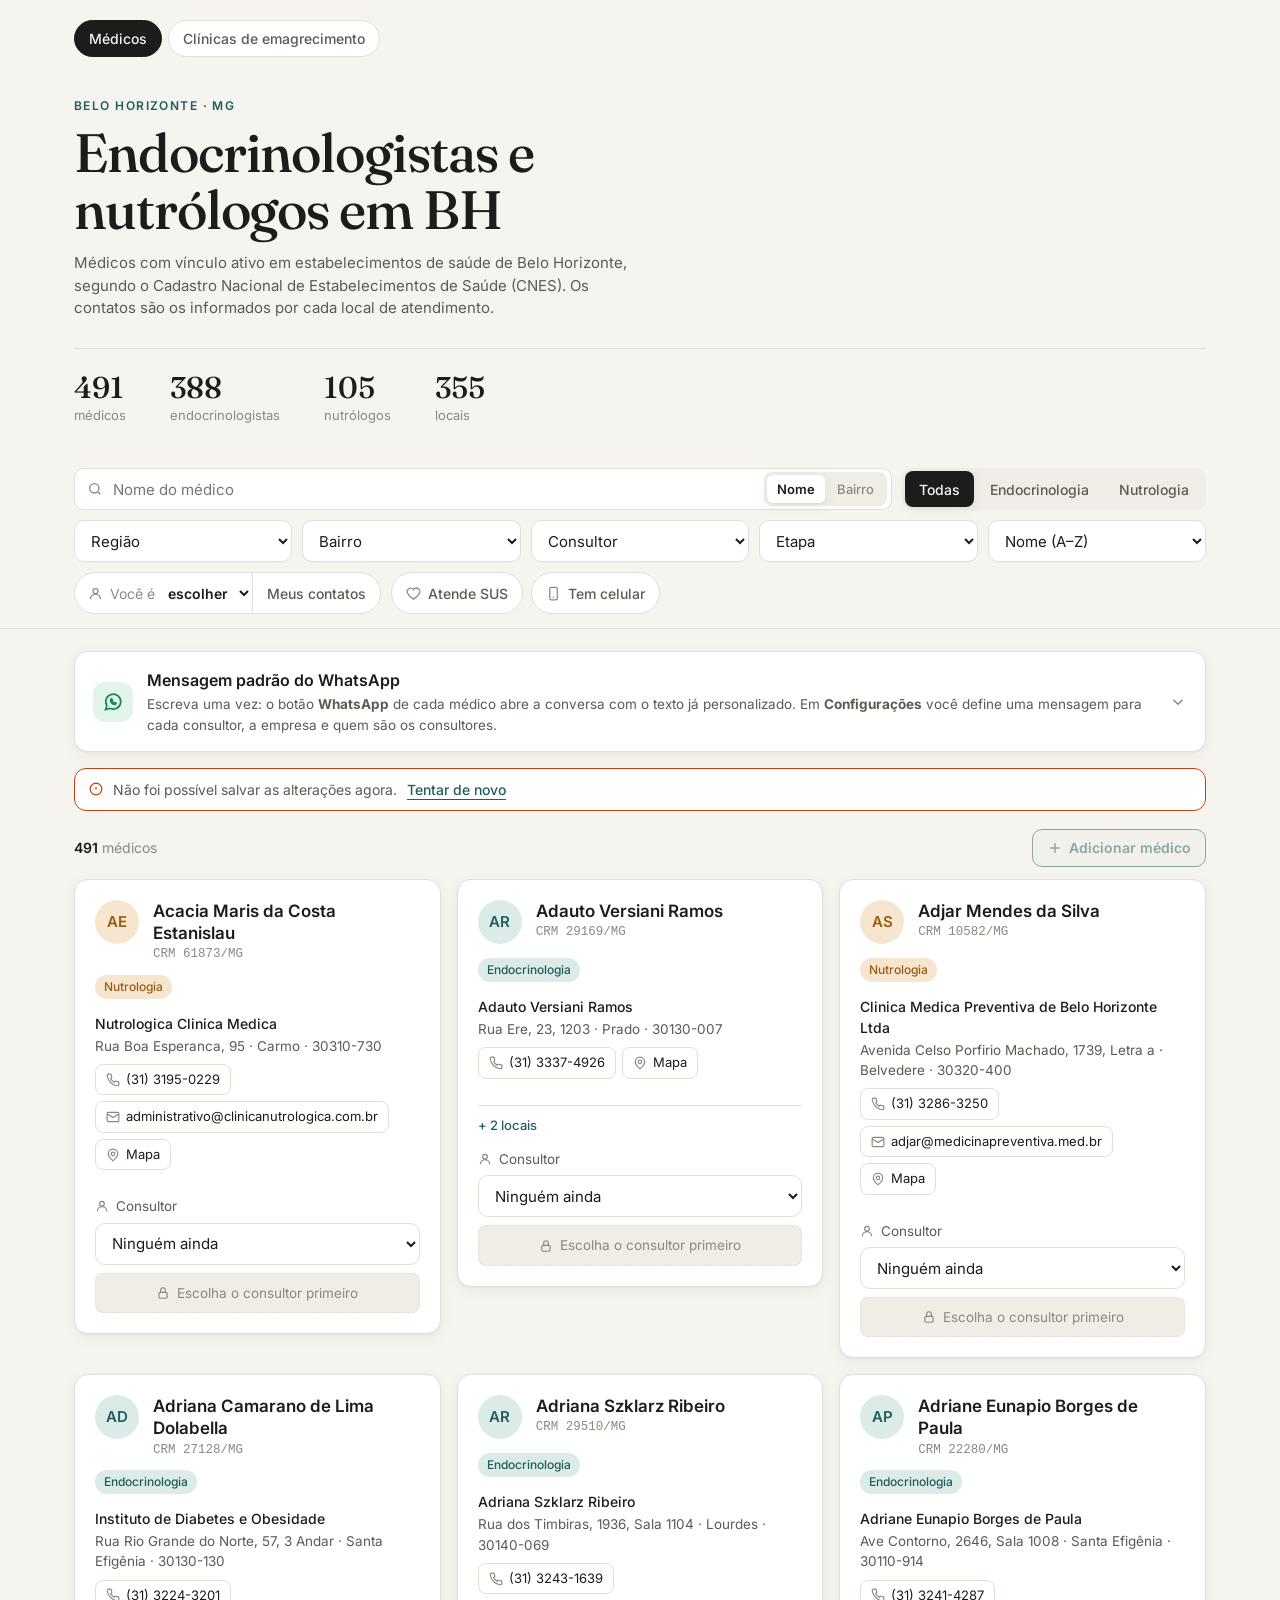
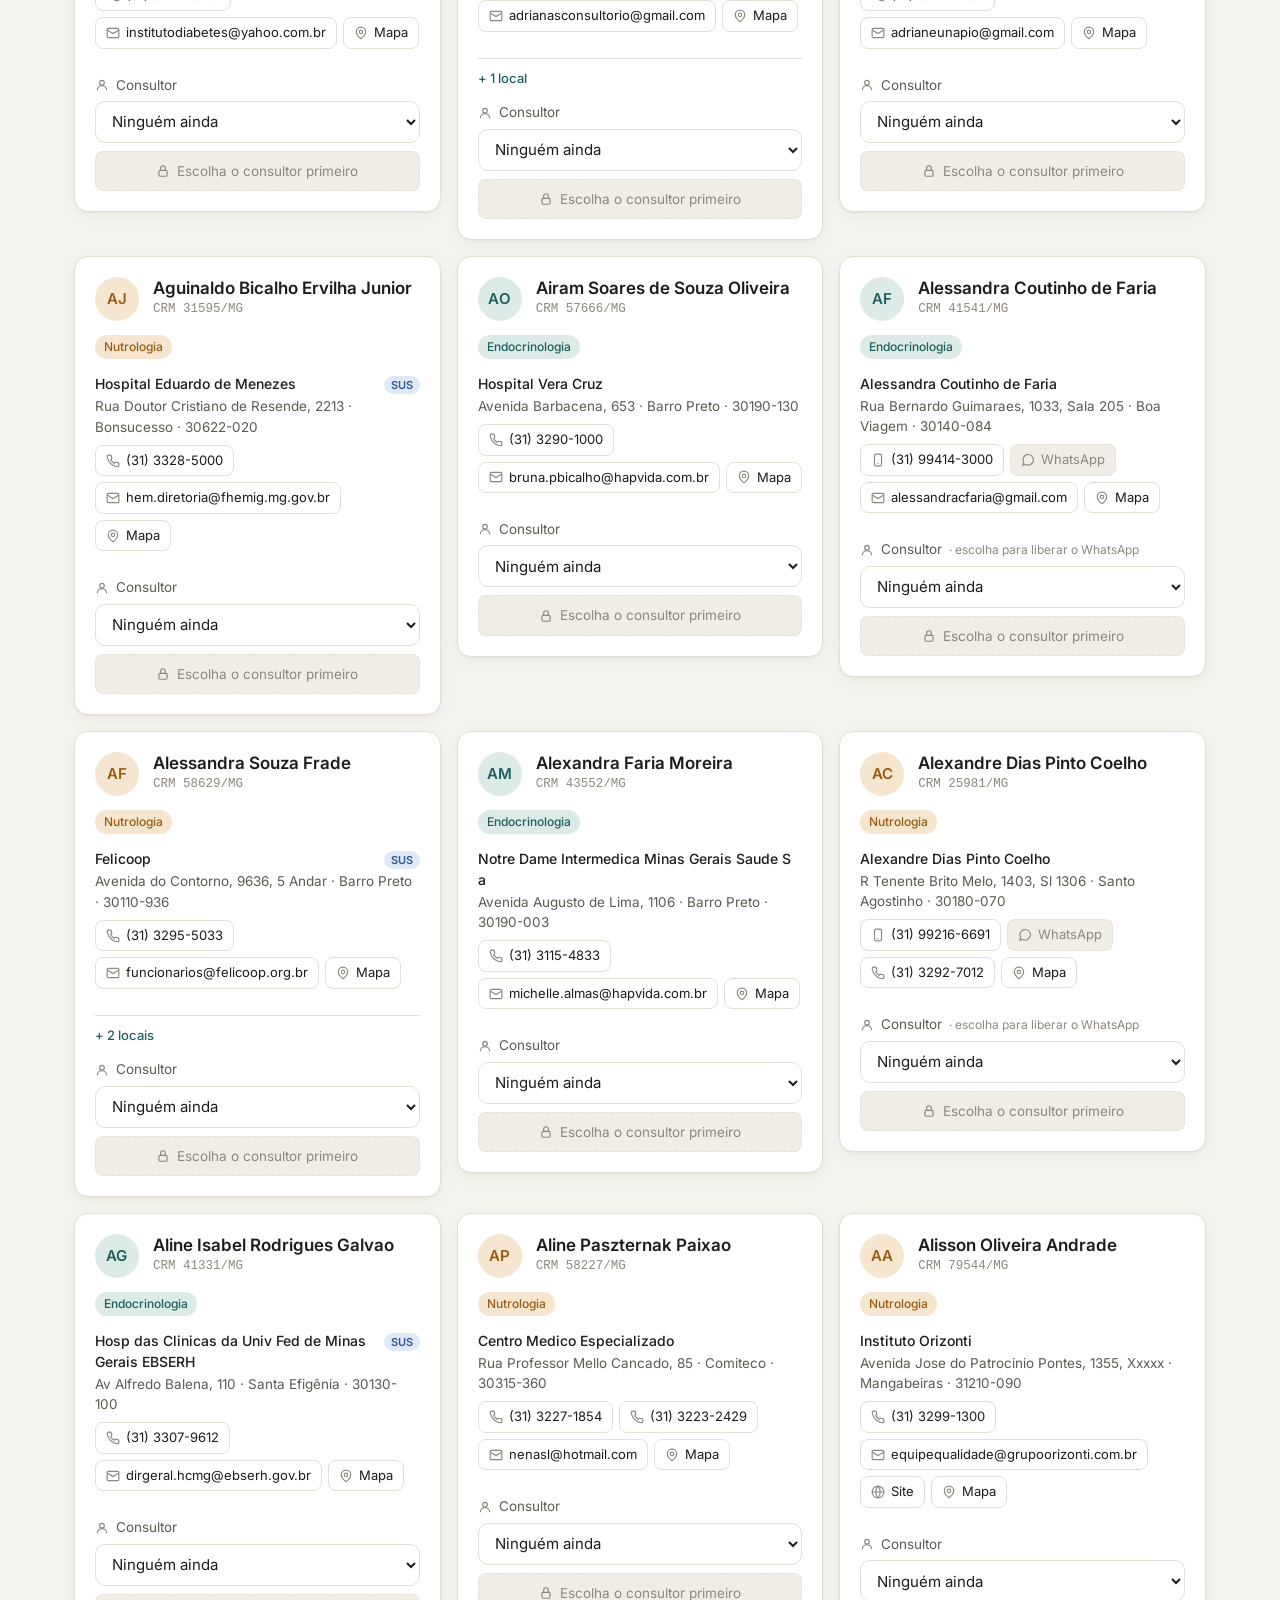
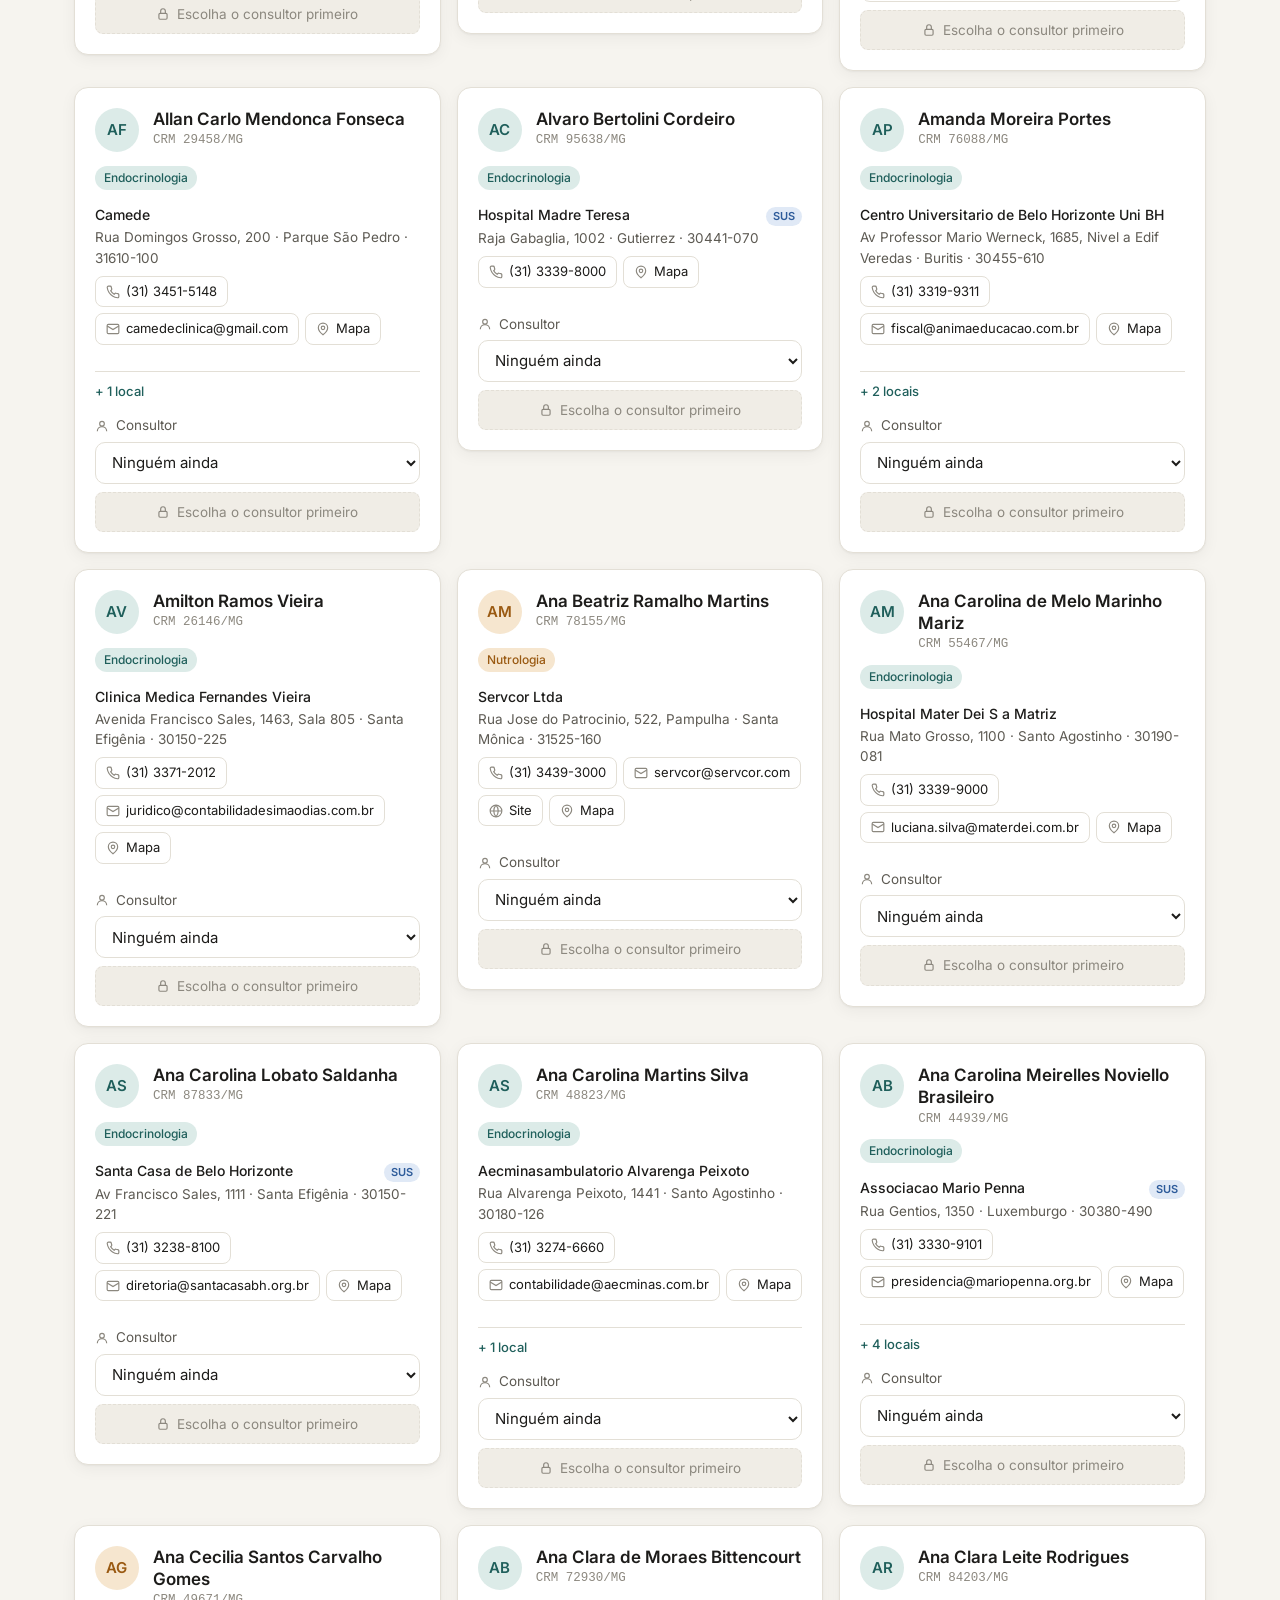
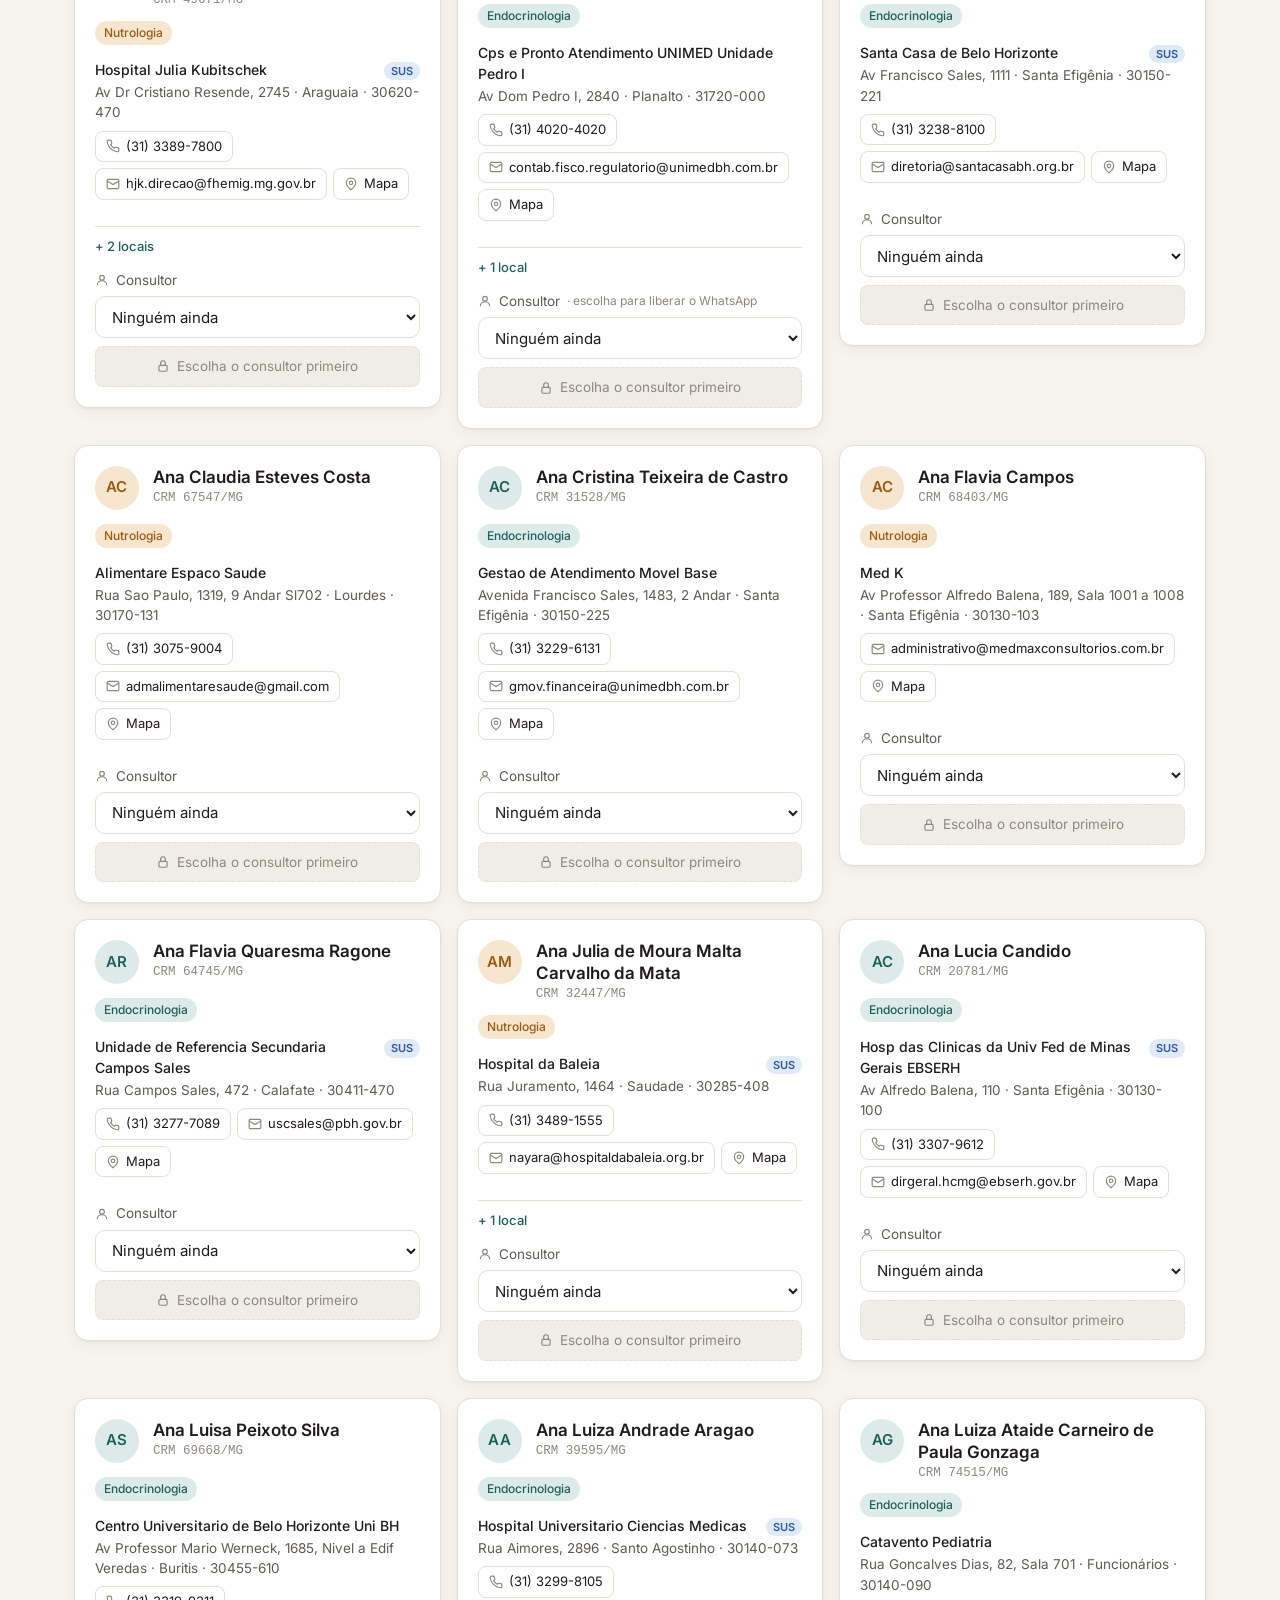
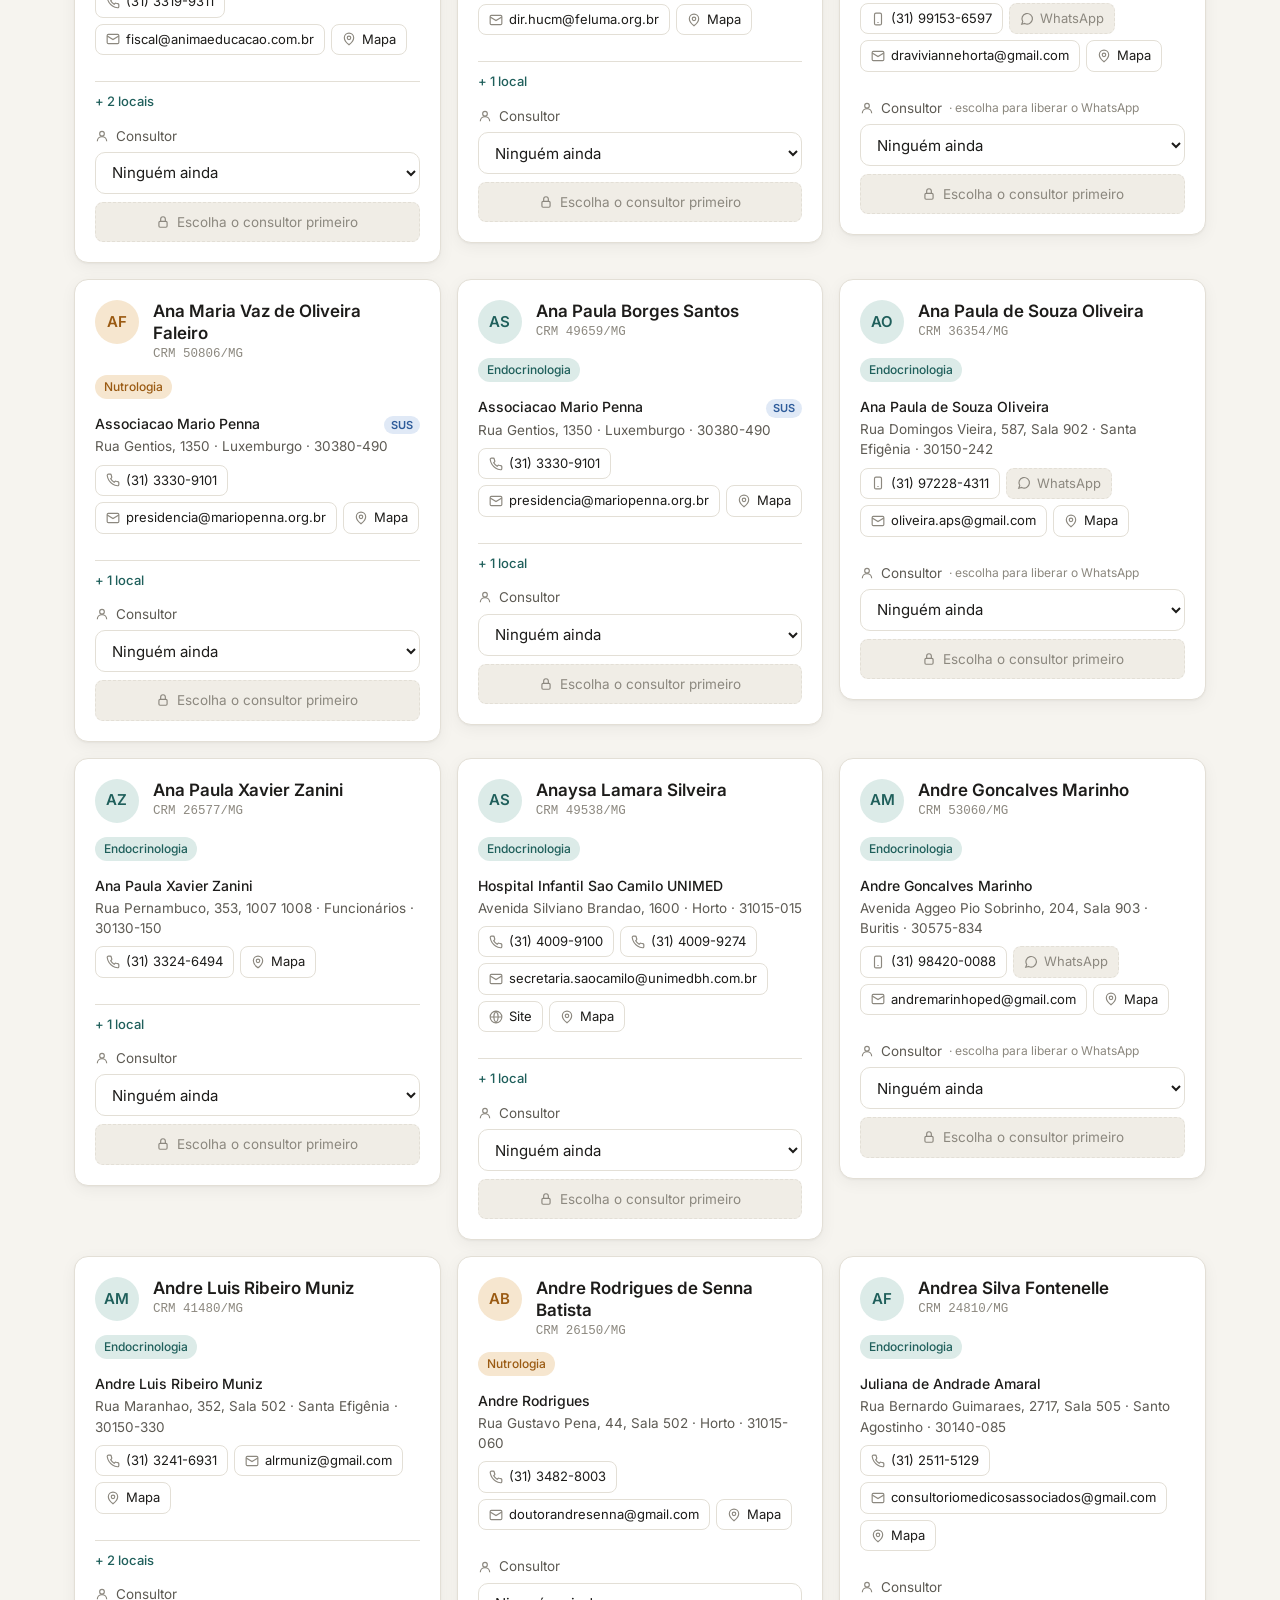
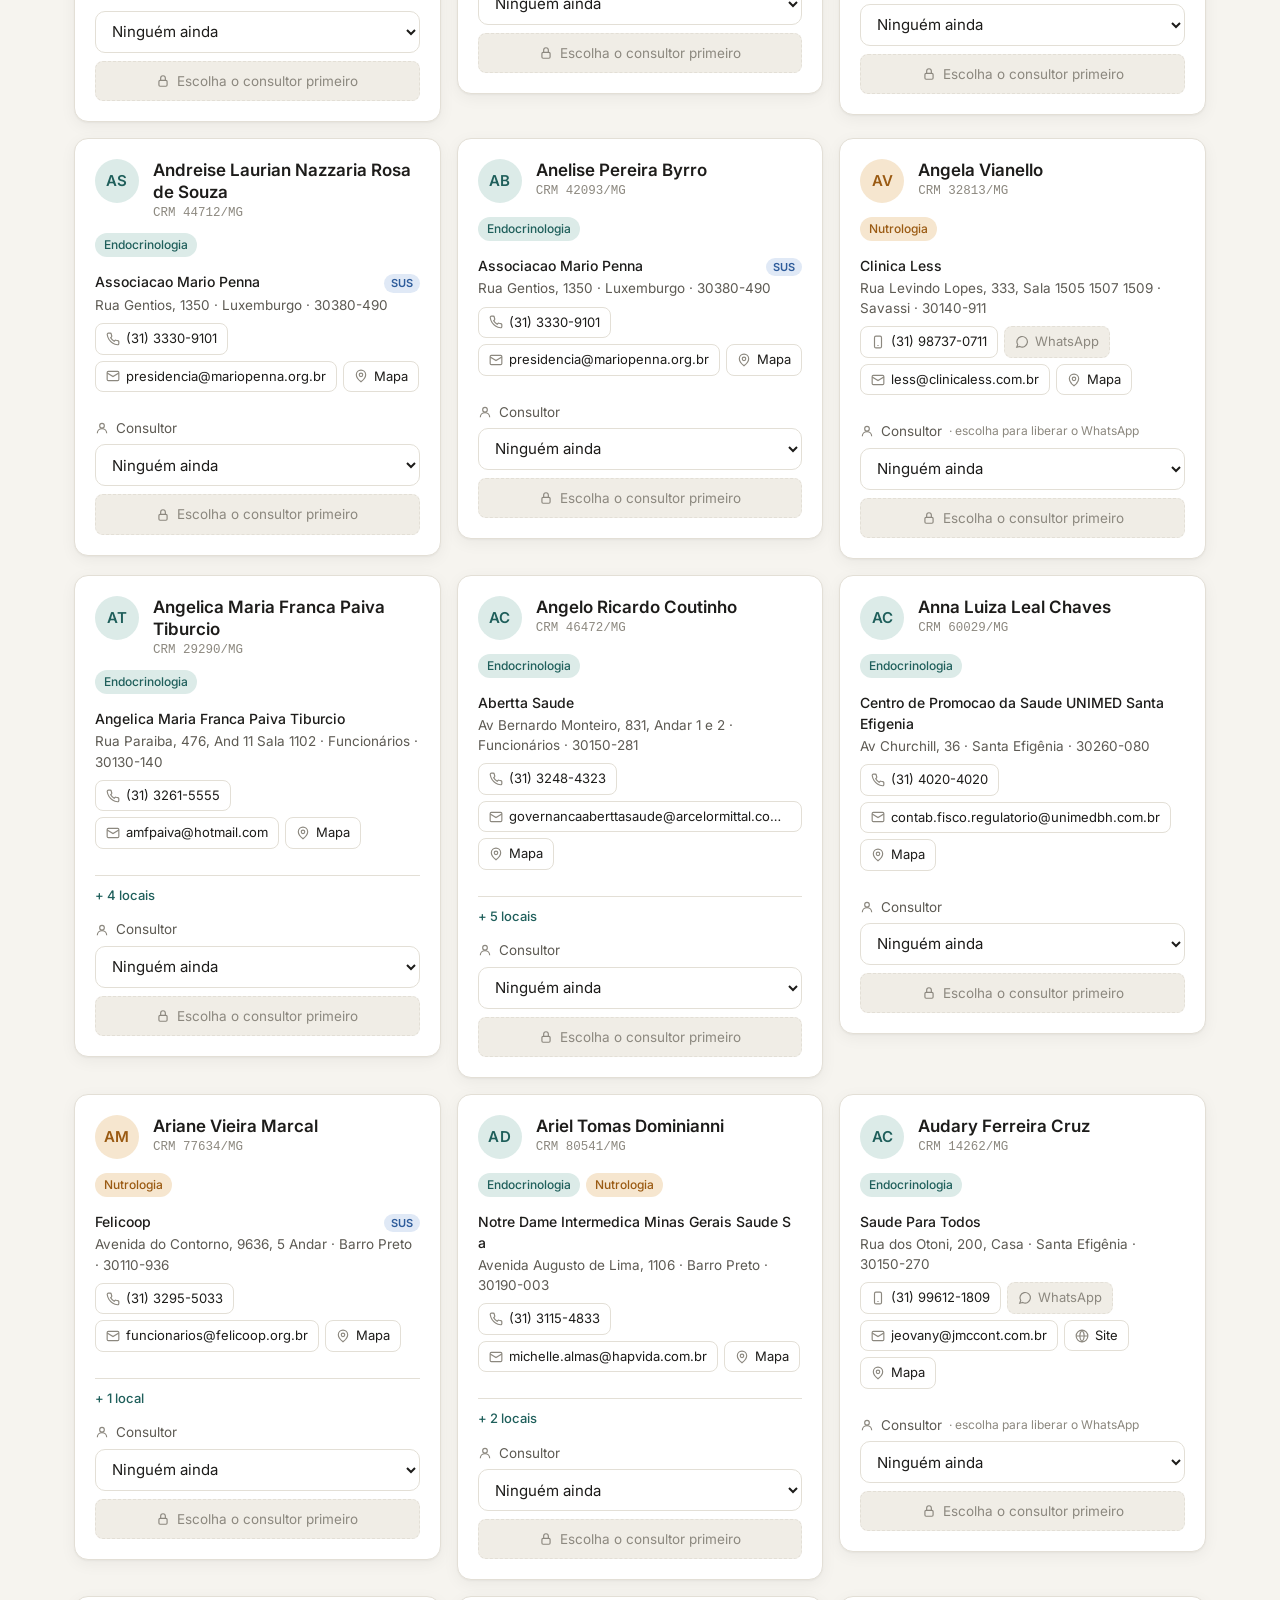
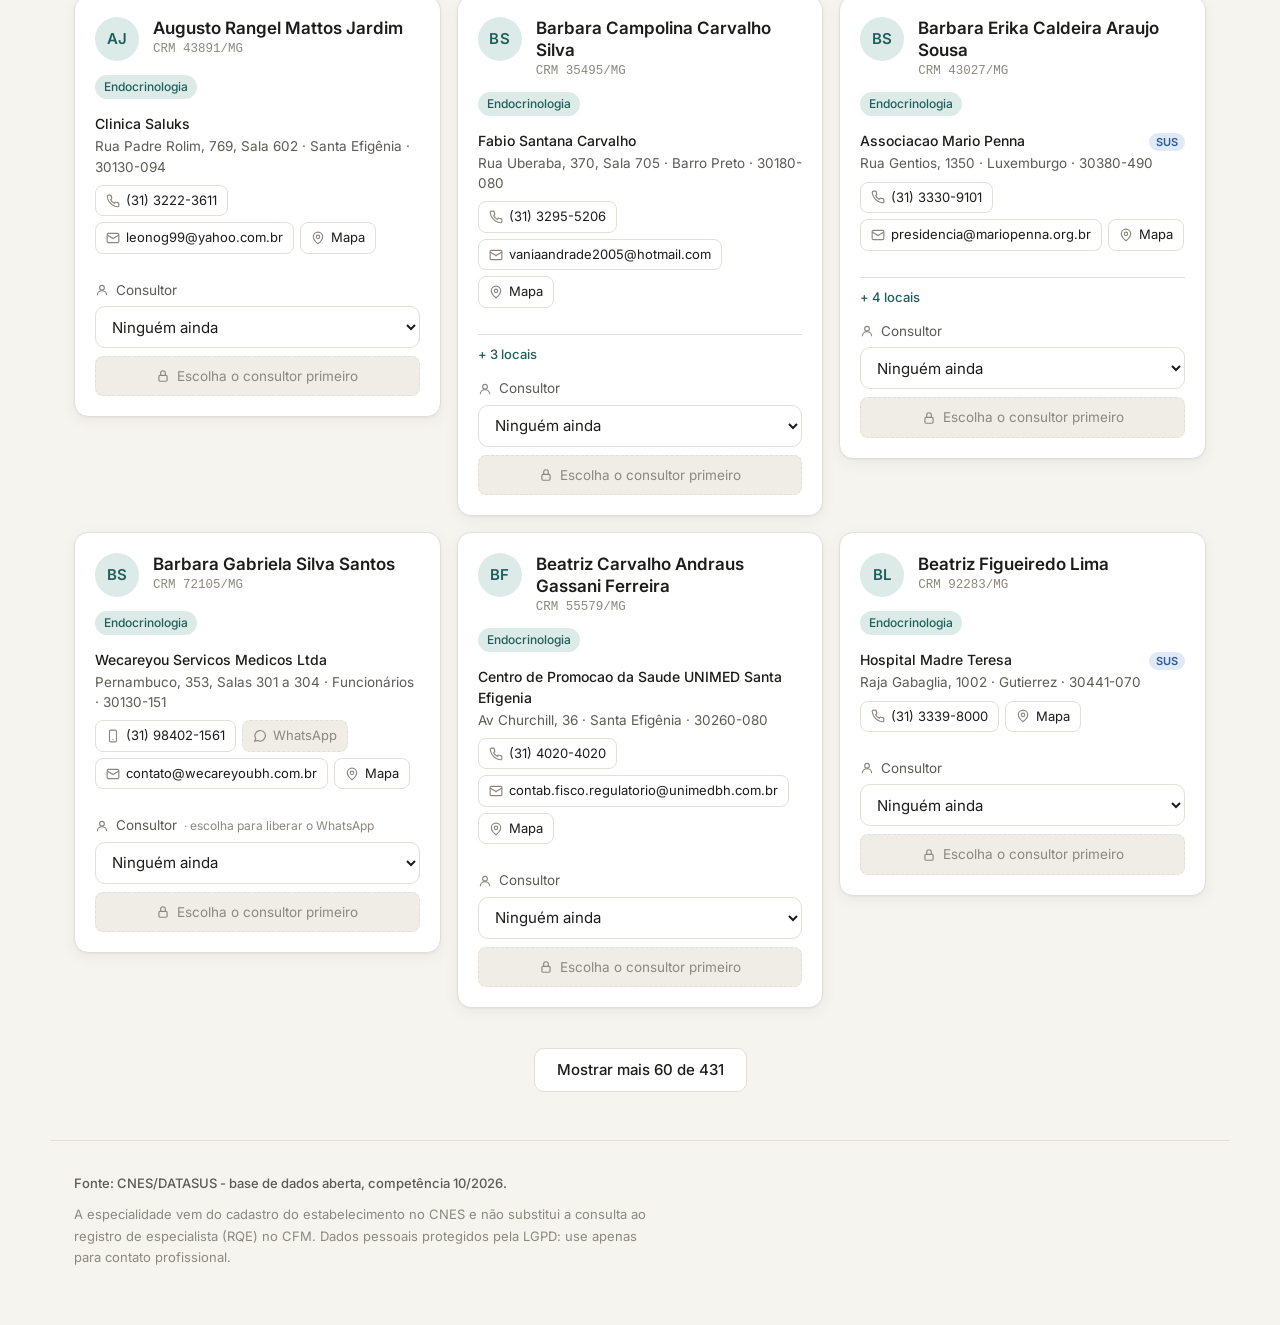
<file: index.html>
<!doctype html>
<html lang="pt-BR">
<head>
<meta charset="utf-8">
<meta name="viewport" content="width=device-width, initial-scale=1">
<meta name="robots" content="noindex, nofollow">
<link rel="icon" href="favicon.svg" type="image/svg+xml">
<link rel="apple-touch-icon" href="apple-touch-icon.png">
<title>Especialistas BH</title>
<link rel="preconnect" href="https://fonts.googleapis.com">
<link rel="preconnect" href="https://fonts.gstatic.com" crossorigin>
<link href="https://fonts.googleapis.com/css2?family=Fraunces:opsz,wght@9..144,500;9..144,600&family=Inter:wght@400;500;600&display=swap" rel="stylesheet">
<link rel="stylesheet" href="estilo.css?v=3a1bcaa0">
</head>
<body>
<nav class="wrap diretorios" aria-label="Diretórios">
  <a href="index.html" aria-current="page">Médicos</a>
  <a href="clinicas.html">Clínicas de emagrecimento</a>
</nav>
<header class="wrap">
  <div class="eyebrow">Belo Horizonte · MG</div>
  <h1>Endocrinologistas e nutrólogos em BH</h1>
  <p class="lede">Médicos com vínculo ativo em estabelecimentos de saúde de Belo Horizonte, segundo o Cadastro Nacional de Estabelecimentos de Saúde (CNES). Os contatos são os informados por cada local de atendimento.</p>
  <div class="stats" id="stats" aria-live="polite"></div>
</header>

<div class="toolbar">
  <div class="wrap">
    <label class="search">
      <svg width="16" height="16" viewBox="0 0 24 24" fill="none" stroke="currentColor" stroke-width="2" aria-hidden="true"><circle cx="11" cy="11" r="7"/><path d="m20 20-3.5-3.5"/></svg>
      <input type="search" id="q" placeholder="Nome do médico" aria-label="Buscar médico pelo nome" autocomplete="off">
      <span class="busca-por" role="group" aria-label="Buscar por">
        <button type="button" data-por="nome" aria-pressed="true">Nome</button>
        <button type="button" data-por="bairro" aria-pressed="false">Bairro</button>
      </span>
    </label>
    <div class="seg" role="group" aria-label="Especialidade" id="esp">
      <button type="button" data-esp="" aria-pressed="true">Todas</button>
      <button type="button" data-esp="Endocrinologia e Metabologia" aria-pressed="false">Endocrinologia</button>
      <button type="button" data-esp="Nutrologia" aria-pressed="false">Nutrologia</button>
    </div>
    <div class="filtros">
      <select id="regiao" aria-label="Região de BH"><option value="">Região</option></select>
      <select id="bairro" aria-label="Bairro"><option value="">Bairro</option></select>
      <select id="responsavel" aria-label="Consultor do contato"><option value="">Consultor</option></select>
      <select id="etapa" aria-label="Etapa do contato"></select>
      <select id="ordem" aria-label="Ordenar a lista"></select>
      <div class="quem" role="group" aria-label="Seus contatos">
        <label class="eu"><svg width="15" height="15" viewBox="0 0 24 24" fill="none" stroke="currentColor" stroke-width="2" aria-hidden="true"><circle cx="12" cy="8" r="4"/><path d="M4 21a8 8 0 0 1 16 0"/></svg>Você é <select id="eu" aria-label="Você é (consultor que usa este aparelho)"></select></label>
        <button type="button" class="meus" id="meus" aria-pressed="false">Meus contatos</button>
      </div>
      <div class="chips" role="group" aria-label="Filtros">
        <button type="button" class="chip retorno" id="retorno" aria-pressed="false" hidden></button>
        <button type="button" class="chip" id="sus" aria-pressed="false">
          <svg width="15" height="15" viewBox="0 0 24 24" fill="none" stroke="currentColor" stroke-width="2" aria-hidden="true"><path d="M12 21s-7-4.4-9.3-9A5.3 5.3 0 0 1 12 6a5.3 5.3 0 0 1 9.3 6c-2.3 4.6-9.3 9-9.3 9z"/></svg>
          Atende SUS
        </button>
        <button type="button" class="chip" id="cel" aria-pressed="false">
          <svg width="15" height="15" viewBox="0 0 24 24" fill="none" stroke="currentColor" stroke-width="2" aria-hidden="true"><rect x="6" y="2" width="12" height="20" rx="2.5"/><path d="M11 18h2"/></svg>
          Tem celular
        </button>
      </div>
    </div>
  </div>
</div>

<main class="wrap">
  <section class="wa-painel" id="wa-painel"></section>

  <div class="nuvem" id="nuvem" role="status"></div>

  <div class="meta">
    <div id="count" aria-live="polite"></div>
    <div class="meta-acoes">
      <button type="button" class="limpar" id="limpar" hidden>Limpar filtros</button>
      <button type="button" class="adicionar" id="adicionar"><svg width="16" height="16" viewBox="0 0 24 24" fill="none" stroke="currentColor" stroke-width="2.2" aria-hidden="true"><path d="M12 5v14M5 12h14"/></svg>Adicionar médico</button>
    </div>
  </div>
  <div class="grid" id="grid"></div>
  <div class="more" id="more" hidden><button type="button">Mostrar mais</button></div>
</main>

<footer class="wrap">
  <p id="fonte"></p>
  <p>A especialidade vem do cadastro do estabelecimento no CNES e não substitui a consulta ao registro de especialista (RQE) no CFM. Dados pessoais protegidos pela LGPD: use apenas para contato profissional.</p>
</footer>

<script src="comum.js?v=2e3d009c"></script>
<script>
const ESP_CURTA = { "Endocrinologia e Metabologia": "Endocrinologia", "Nutrologia": "Nutrologia" };
const PAGINA = 60;
const MENSAGEM_PADRAO = "Olá, {nome}! Tudo bem?\n\nVi que você atua em *{especialidade}* aqui em Belo Horizonte e gostaria de conversar com você.\n\nPodemos falar por aqui?";

const iniciais = nome => nome.split(/\s+/).filter(p => !MINUSCULAS.has(p.toLowerCase())).map(p => p[0]).filter(Boolean).slice(0, 1)
  .concat(nome.split(/\s+/).slice(-1).map(p => p[0])).join("").toUpperCase();
const cep = c => (c && c.length === 8) ? `${c.slice(0, 5)}-${c.slice(5)}` : (c || "");
const mapaHref = l => {
  const q = (l.latitude && l.longitude) ? `${l.latitude},${l.longitude}` : `${l.endereco}, ${l.bairro}, Belo Horizonte - MG`;
  return `https://www.google.com/maps/search/?api=1&query=${encodeURIComponent(q)}`;
};

const estado = { q: "", por: "nome", esp: "", regiao: "", bairro: "", sus: false, cel: false, etapa: "", responsavel: "", ordem: "nome", limite: PAGINA };
let medicos = [];

const idMedico = m => m.id || m.crm.replace("/", "-"); // "61873/MG" -> "61873-MG"; adicionados: "manual-..."
const etapas = criarEtapas({
  lista: "medicos",
  chaveLocal: "medicos.etapas",
  aviso: document.getElementById("nuvem"),
  aoMudar: () => { if (medicos.length) render(); },
  podeMudar: id => Boolean(responsaveis.de(id)),
});
const responsaveis = criarResponsaveis({
  lista: "medicos",
  chaveLocal: "medicos.responsaveis",
  aviso: document.getElementById("nuvem"),
  aoMudar: () => { if (medicos.length) render(); },
});

const painel = criarPainelWhatsApp({
  el: document.getElementById("wa-painel"),
  chave: "wa",
  textoPadrao: MENSAGEM_PADRAO,
  descricao: "Escreva uma vez: o botão <b>WhatsApp</b> de cada médico abre a conversa com o texto já personalizado. Em <b>Configurações</b> você define uma mensagem para cada consultor, a empresa e quem são os consultores.",
  campos: [
    { token: "{nome}", rotulo: "Nome do médico" },
    { token: "{primeiro_nome}", rotulo: "Primeiro nome" },
    { token: "{especialidade}", rotulo: "Especialidade" },
    { token: "{local}", rotulo: "Local de atendimento" },
  ],
  montar: (texto, { m, l }) => {
    const nome = titulo(m.nome);
    return texto
      .replaceAll("{nome}", nome)
      .replaceAll("{primeiro_nome}", nome.split(" ")[0])
      .replaceAll("{especialidade}", m.especialidades.map(e => ESP_CURTA[e] || e).join(" e "))
      .replaceAll("{local}", titulo(l?.estabelecimento || ""));
  },
  responsavelDe: ({ m }) => responsaveis.de(idMedico(m)),
  exemplo: () => {
    const lista = medicos.length ? filtrar() : [];
    const m = lista.find(x => x.locais.some(l => l.celulares.length)) || lista[0] || medicos[0];
    return m ? { item: { m, l: m.locais.find(l => l.celulares.length) || m.locais[0] }, nome: titulo(m.nome) } : null;
  },
  aoMudar: () => render(),
  lista: "medicos",
});

function htmlLocal(l, m) {
  const links = [htmlTelefones(l.celulares, l.fixos, painel.mensagem({ m, l }))];
  if (l.email) links.push(`<a href="mailto:${esc(l.email)}" title="${esc(l.email)}">${icone.mail}<span>${esc(l.email)}</span></a>`);
  if (l.site) links.push(`<a href="${esc(siteHref(l.site))}" target="_blank" rel="noopener">${icone.web}<span>Site</span></a>`);
  links.push(`<a href="${esc(mapaHref(l))}" target="_blank" rel="noopener">${icone.map}<span>Mapa</span></a>`);
  const endereco = [titulo(l.endereco), titulo(l.bairro), cep(l.cep)].filter(Boolean).join(" · ");
  return `<li class="local">
    <div class="local-nome"><span>${esc(titulo(l.estabelecimento))}</span>${l.atende_sus ? '<span class="sus-dot" title="Atende pelo SUS neste local">SUS</span>' : ""}</div>
    <div class="addr">${esc(endereco)}</div>
    <div class="links">${links.join("")}</div>
  </li>`;
}

function htmlCard(m) {
  const nutro = m.especialidades.length === 1 && m.especialidades[0] === "Nutrologia";
  const tags = m.especialidades.map(e => `<span class="tag${e === "Nutrologia" ? " nutro" : ""}">${esc(ESP_CURTA[e] || e)}</span>`).join("");
  const local = l => htmlLocal(l, m);
  const visiveis = m.locais.slice(0, 1).map(local).join("");
  const resto = m.locais.slice(1);
  const extra = resto.length
    ? `<details><summary>+ ${resto.length} ${resto.length === 1 ? "local" : "locais"}</summary><ul class="locais">${resto.map(local).join("")}</ul></details>`
    : "";
  const id = idMedico(m);
  return `<article class="card" data-etapa="${etapas.etapa(id)}">
    <div class="card-head">
      <div class="avatar${nutro ? " nutro" : ""}" aria-hidden="true">${esc(iniciais(m.nome))}</div>
      <div>
        <h2>${esc(titulo(m.nome))}</h2>
        ${m.crm ? `<div class="crm">CRM ${esc(m.crm)}</div>` : ""}
      </div>
    </div>
    <div class="tags">${tags}</div>
    <ul class="locais">${visiveis}</ul>
    ${extra}
    ${htmlManual(m)}
    <div class="card-acoes">
      ${responsaveis.seletor(id, m.locais.some(l => l.celulares.length))}
      ${etapas.seletor(id)}
    </div>
  </article>`;
}

function filtrar() {
  const termos = semAcento(estado.q).split(/\s+/).filter(Boolean);
  const achou = texto => termos.every(t => semAcento(texto).includes(t));
  return medicos.filter(m =>
    (!estado.esp || m.especialidades.includes(estado.esp)) &&
    ((!estado.regiao && !estado.bairro) || m.locais.some(l =>
      (!estado.regiao || l.regiao === estado.regiao) && (!estado.bairro || l.bairro === estado.bairro))) &&
    (!estado.sus || m.locais.some(l => l.atende_sus)) &&
    (!estado.cel || m.locais.some(l => l.celulares.length)) &&
    etapas.passa(idMedico(m), estado.etapa) &&
    responsaveis.passa(idMedico(m), estado.responsavel) &&
    (!termos.length || (estado.por === "bairro" ? m.locais.some(l => achou(l.bairro)) : achou(m.nome)))
  );
}

function render() {
  const lista = ordenar(filtrar(), estado.ordem, idMedico, { etapas, responsaveis });
  const grid = document.getElementById("grid");
  grid.innerHTML = lista.length
    ? lista.slice(0, estado.limite).map(htmlCard).join("")
    : '<div class="empty">Nenhum médico encontrado com esses filtros.</div>';
  document.getElementById("count").innerHTML = `<strong>${lista.length}</strong> ${lista.length === 1 ? "médico" : "médicos"}`;
  document.getElementById("limpar").hidden = !(estado.q || estado.esp || estado.regiao || estado.bairro || estado.sus || estado.cel || estado.etapa || estado.responsavel);
  atualizarAcompanhamento();
  responsaveis.preencherFiltro(document.getElementById("responsavel"), medicos.map(idMedico), estado.responsavel);
  const restantes = lista.length - estado.limite;
  document.getElementById("more").hidden = restantes <= 0;
  document.querySelector("#more button").textContent = `Mostrar mais ${Math.min(restantes, PAGINA)} de ${restantes}`;
  painel.atualizar();
}

// Altera o estado dos filtros e reflete nos controles da barra.
function aplicar(mudanca) {
  Object.assign(estado, mudanca, { limite: PAGINA });
  const q = document.getElementById("q");
  if (q.value !== estado.q) q.value = estado.q;
  sincronizarBusca(estado.por, { nome: "Nome do médico", bairro: "Nome do bairro" }, "médico");
  document.querySelectorAll("#esp button").forEach(b => b.setAttribute("aria-pressed", String(b.dataset.esp === estado.esp)));
  localidades();
  document.getElementById("sus").setAttribute("aria-pressed", String(estado.sus));
  document.getElementById("cel").setAttribute("aria-pressed", String(estado.cel));
  render();
}

const atualizarAcompanhamento = ligarAcompanhamento({ estado, aplicar, etapas, ids: () => medicos.map(idMedico) });

function stats(dados) {
  const conta = esp => medicos.filter(m => m.especialidades.includes(esp)).length;
  const locais = new Set(medicos.flatMap(m => m.locais.map(l => l.cnes))).size;
  const itens = [
    [medicos.length, "médicos"],
    [conta("Endocrinologia e Metabologia"), "endocrinologistas"],
    [conta("Nutrologia"), "nutrólogos"],
    [locais, "locais"],
  ];
  document.getElementById("stats").innerHTML = itens.map(([n, t]) => `<div class="stat"><b>${n.toLocaleString("pt-BR")}</b><span>${t}</span></div>`).join("");
  const c = dados.competencia || "";
  document.getElementById("fonte").textContent =
    `Fonte: ${dados.fonte}${c ? `, competência ${c.slice(4)}/${c.slice(0, 4)}` : ""}.`;
}

const localidades = () => preencherLocalidades(
  document.getElementById("regiao"), document.getElementById("bairro"), medicos, m => m.locais, estado, titulo);

function ligar() {
  let t;
  document.getElementById("q").addEventListener("input", e => {
    clearTimeout(t);
    t = setTimeout(() => aplicar({ q: e.target.value }), 120);
  });
  document.querySelectorAll(".busca-por button").forEach(b => b.addEventListener("click", () => {
    aplicar({ por: b.dataset.por });
    document.getElementById("q").focus();
  }));

  document.querySelectorAll("#esp button").forEach(b => b.addEventListener("click", () => aplicar({ esp: b.dataset.esp })));
  etapas.ligar(document.getElementById("grid"));
  criarFormularioNovo({
    tipo: "medicos",
    botao: document.getElementById("adicionar"),
    bairros: () => medicos.flatMap(m => m.locais.map(l => ({ bairro: l.bairro, regiao: l.regiao }))),
    aoAdicionar: m => { // mostra o médico novo na lista
      medicos = [...medicos, m].sort(porNome);
      aplicar({ q: m.nome, por: "nome", esp: "", regiao: "", bairro: "", sus: false, cel: false, etapa: "", responsavel: "" });
    },
  });
  ligarApagar(document.getElementById("grid"), "medicos", id => { medicos = medicos.filter(m => m.id !== id); aplicar({}); });
  responsaveis.ligar(document.getElementById("grid"));
  document.getElementById("responsavel").addEventListener("change", e => aplicar({ responsavel: e.target.value }));
  document.getElementById("regiao").addEventListener("change", e => aplicar({ regiao: e.target.value, bairro: "" }));
  document.getElementById("bairro").addEventListener("change", e => aplicar({ bairro: e.target.value }));
  document.getElementById("sus").addEventListener("click", () => aplicar({ sus: !estado.sus }));
  document.getElementById("cel").addEventListener("click", () => aplicar({ cel: !estado.cel }));
  document.getElementById("limpar").addEventListener("click", () => aplicar({ q: "", esp: "", regiao: "", bairro: "", sus: false, cel: false, etapa: "", responsavel: "" }));
  document.querySelector("#more button").addEventListener("click", () => { estado.limite += PAGINA; render(); });
}

// Lista do banco (API); sem conexão, o JSON publicado (só leitura).
carregarItens("medicos", {
  arquivo: "medicos_bh.json",
  meta: j => ({ fonte: j.fonte, competencia: j.competencia }),
  itens: j => j.medicos.map(m => ({ ...m, id: idMedico(m), origem: "importado" })),
})
  .then(({ meta, itens, daApi }) => {
    medicos = itens.sort(porNome);
    stats(meta); localidades(); ligar(); render();
    if (!daApi) somenteLeitura("médicos");
  })
  .catch(erro => {
    console.error(erro);
    const dica = location.protocol === "file:"
      ? `Abra a página por um servidor local: rode <code>python3 -m http.server -d site</code> na pasta do projeto e acesse <code>http://localhost:8000</code>.`
      : `Recarregue a página para tentar de novo.`;
    document.getElementById("grid").innerHTML = `<div class="erro">Não foi possível carregar a lista de médicos.<br>${dica}</div>`;
    document.getElementById("more").hidden = true;
  });
</script>
</body>
</html>
</file>
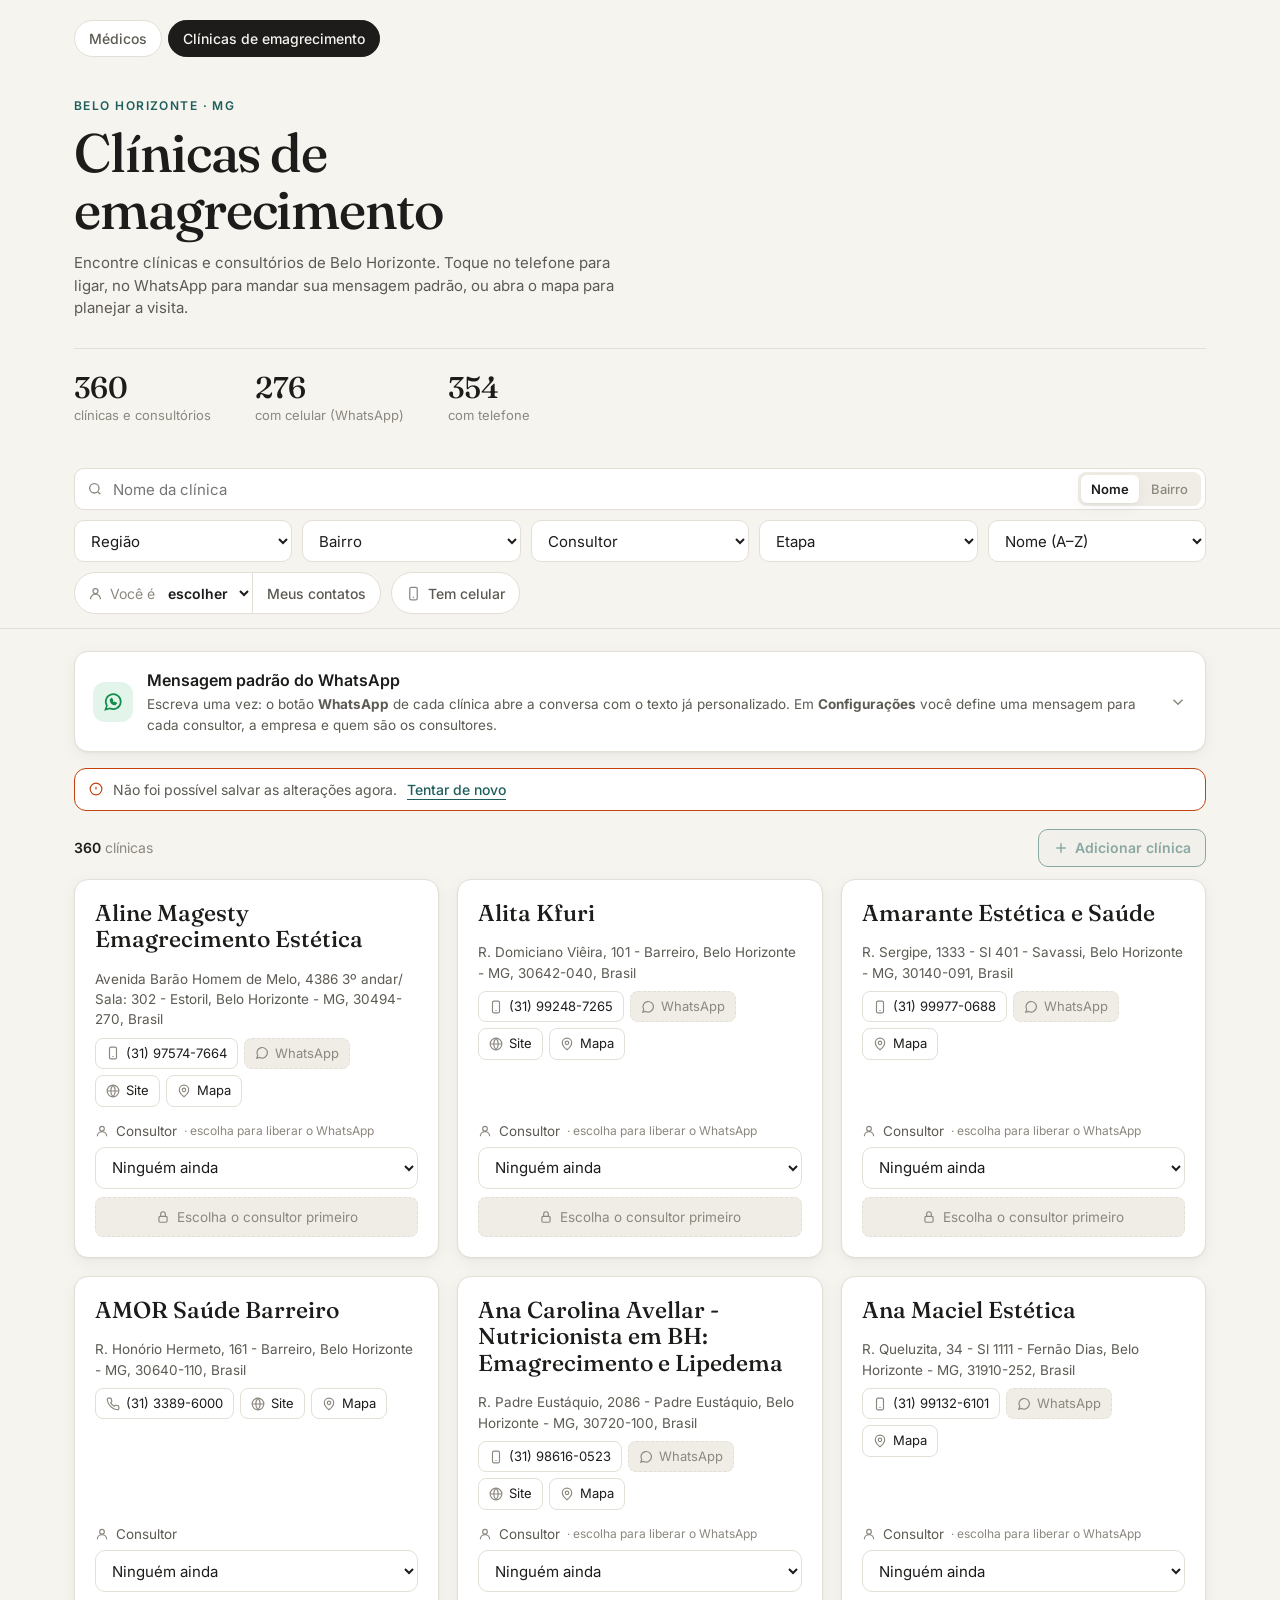
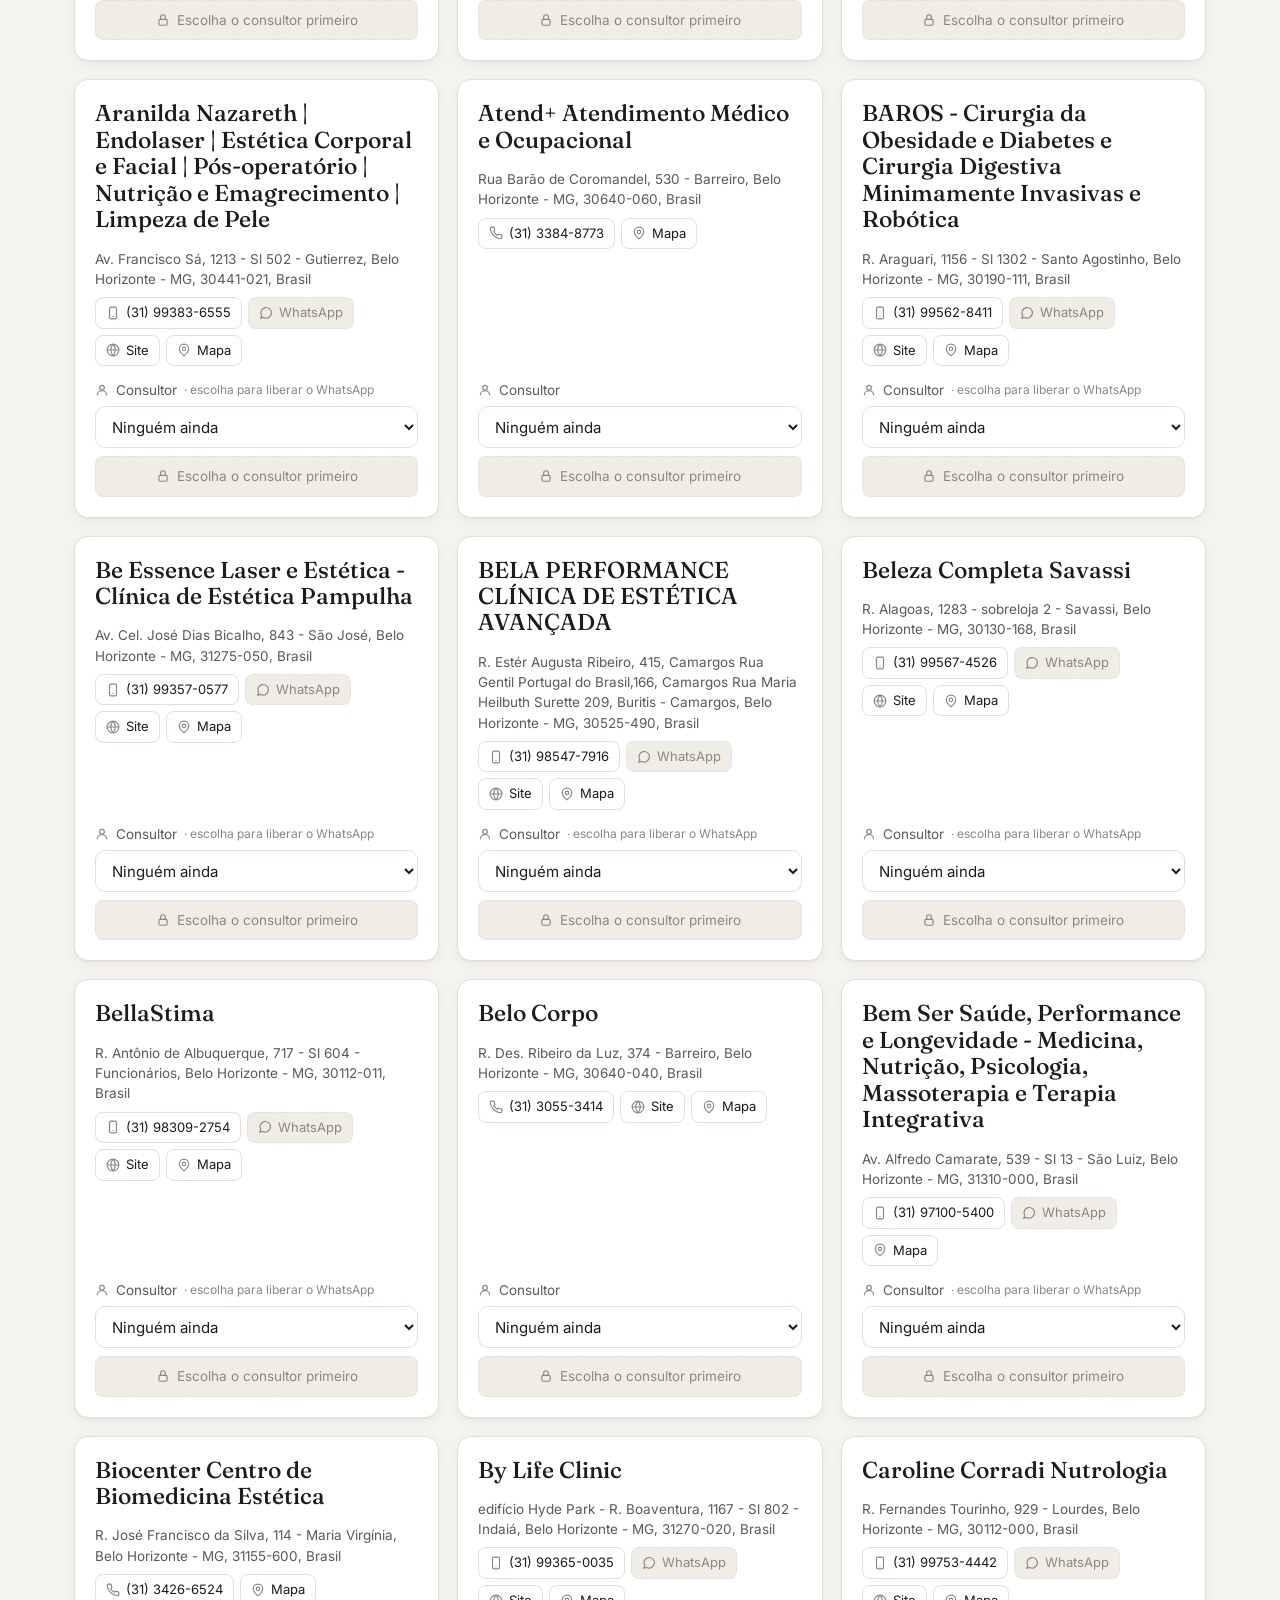
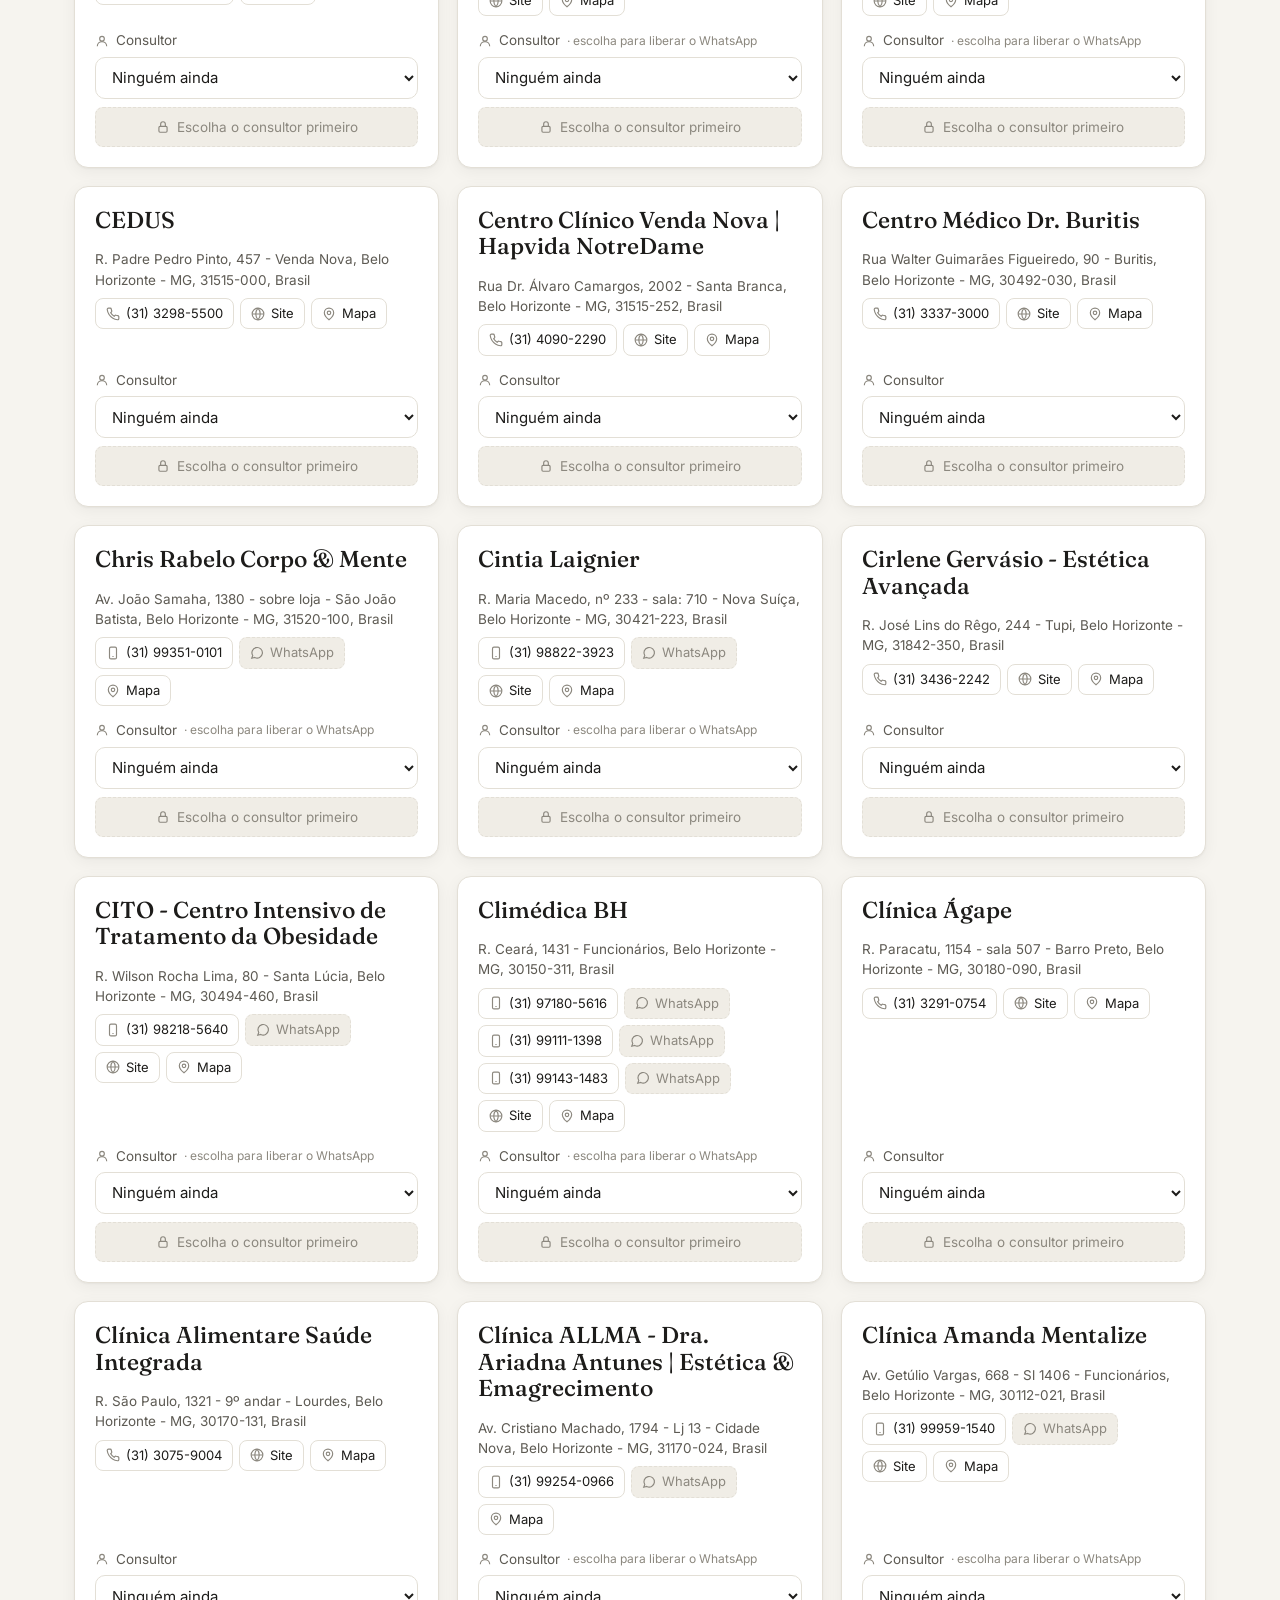
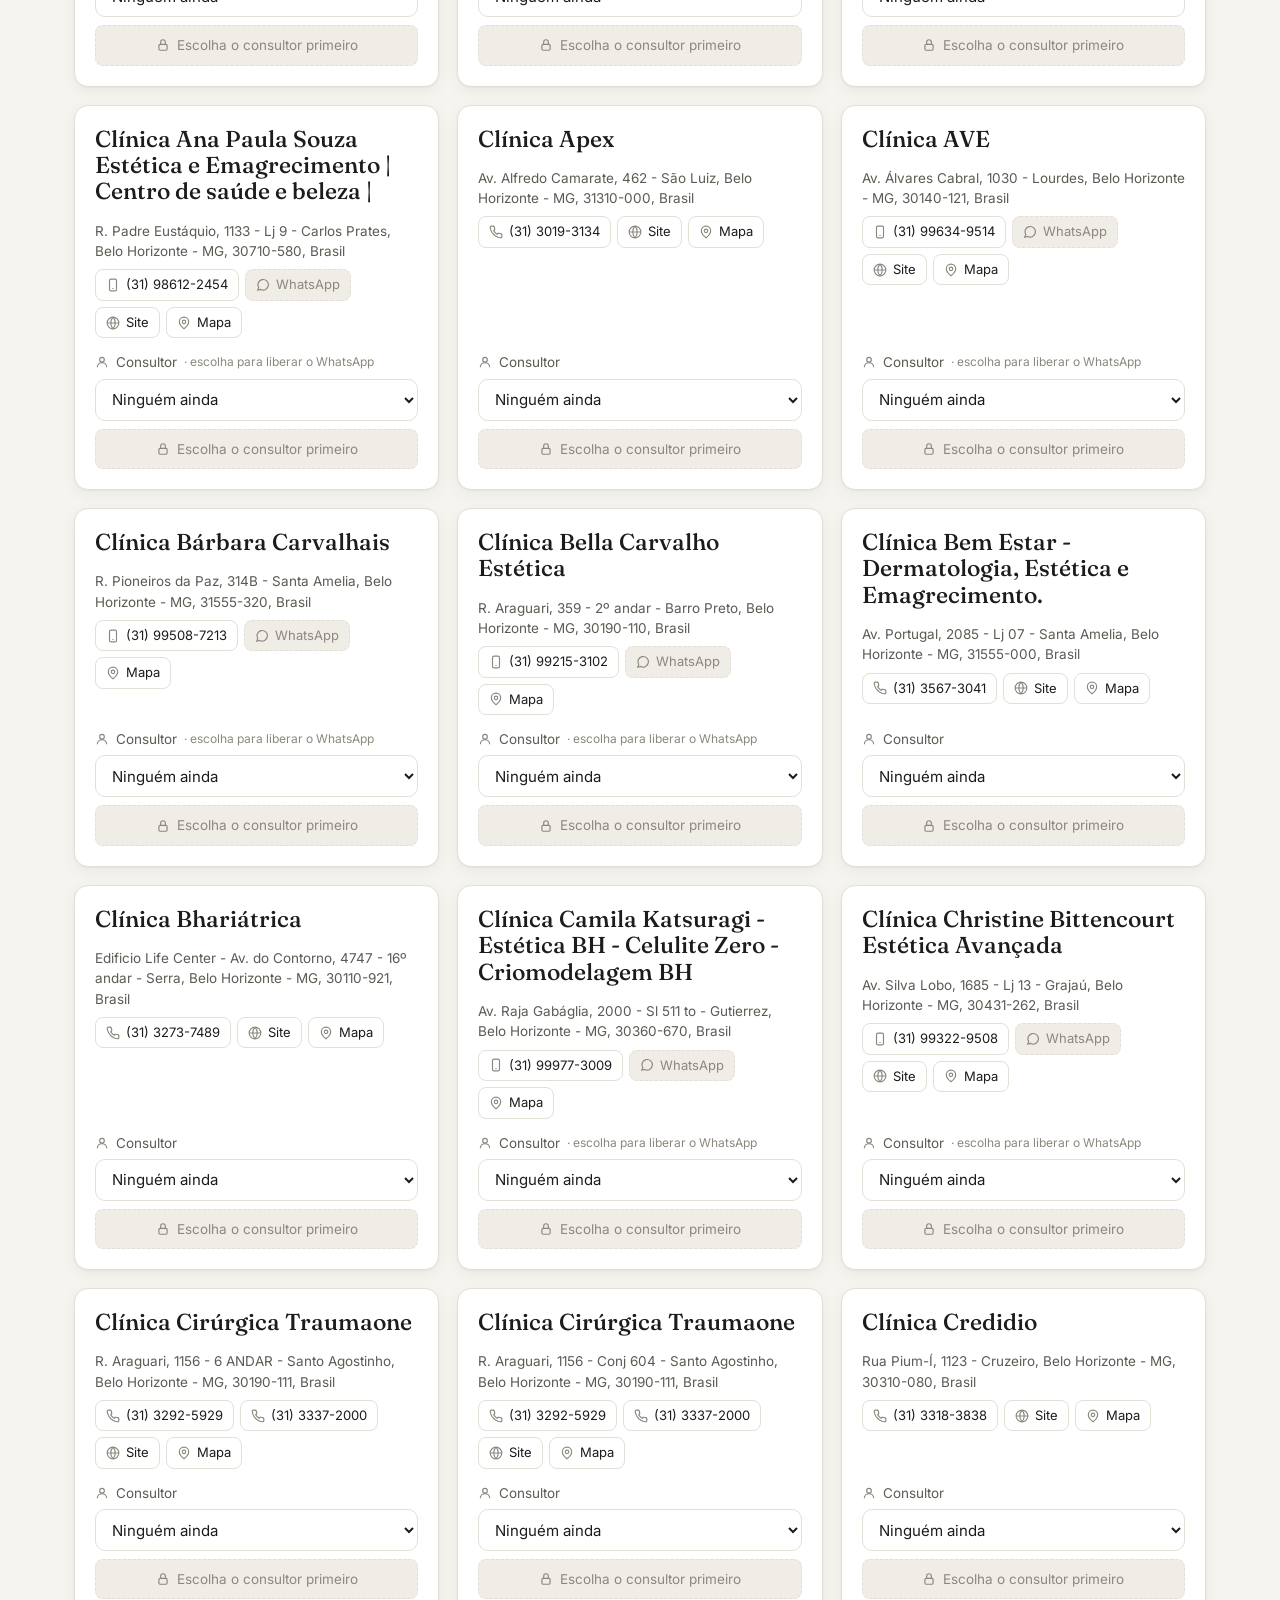
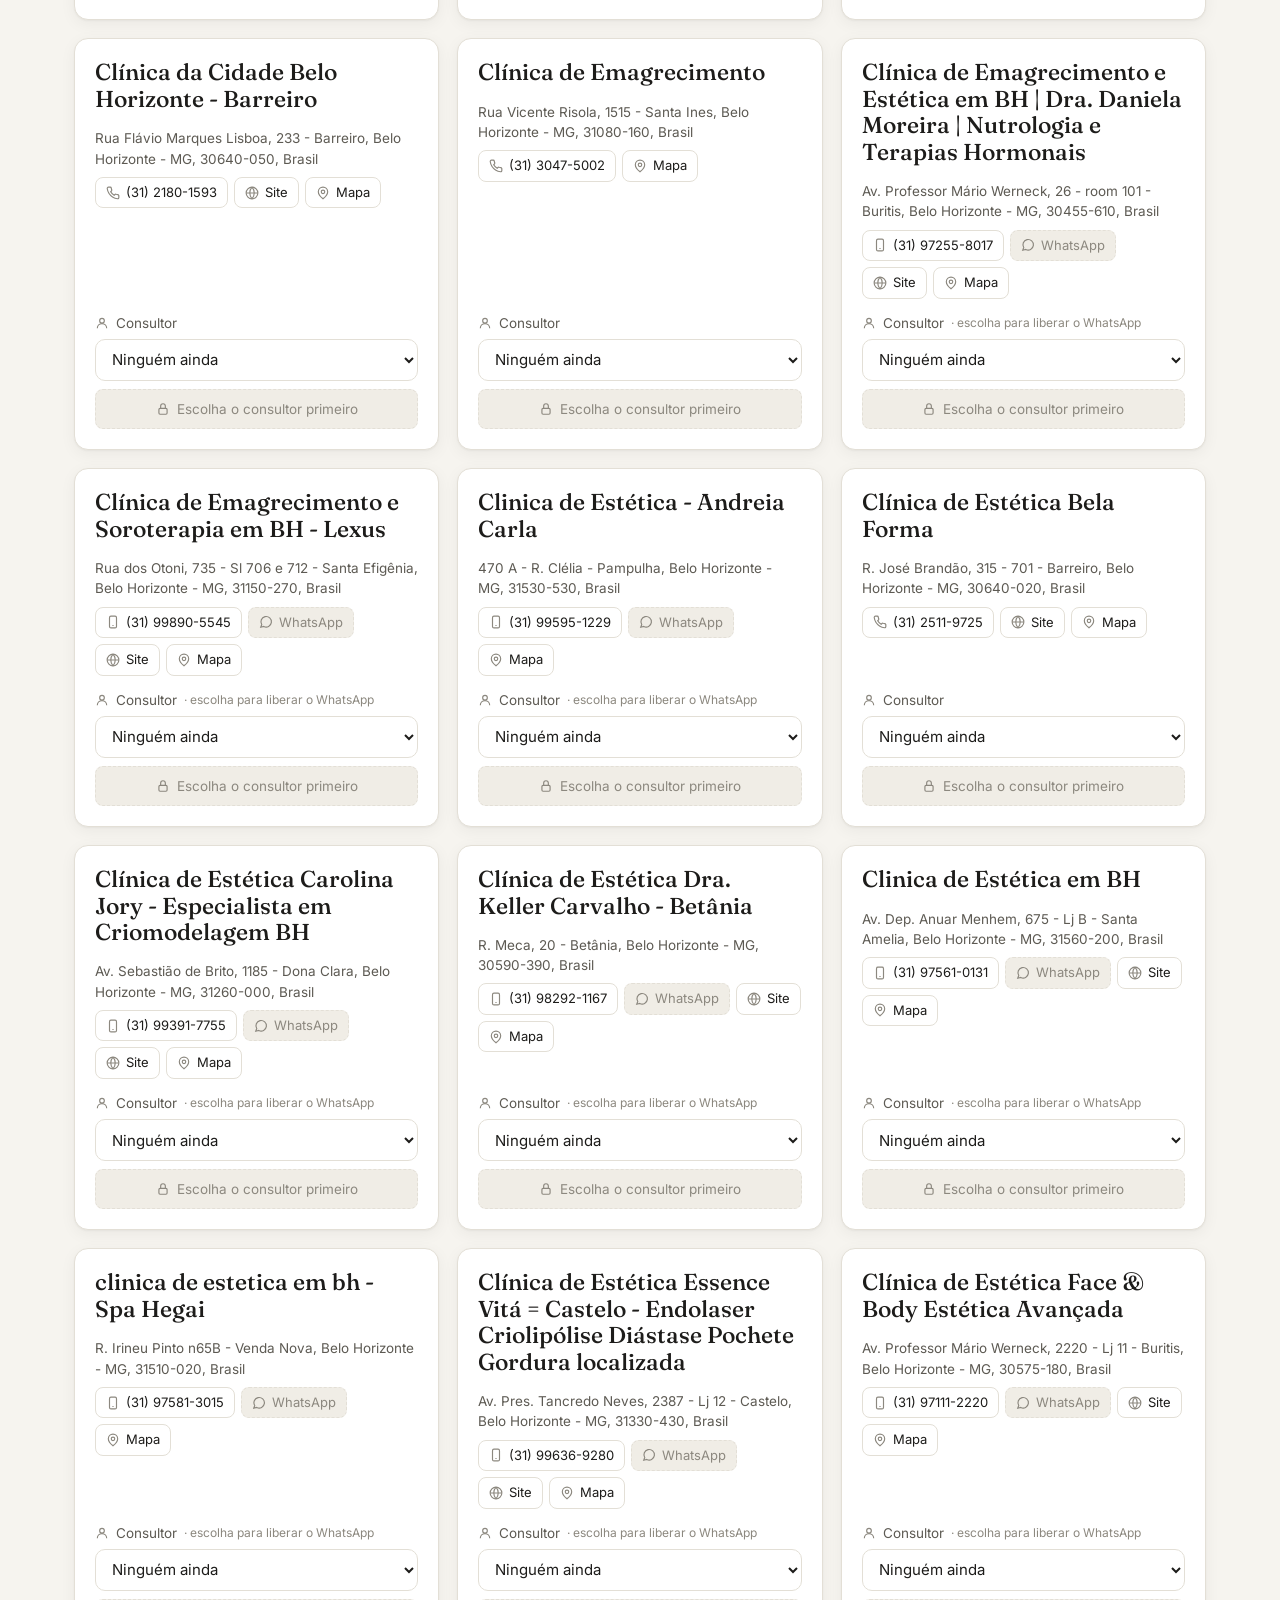
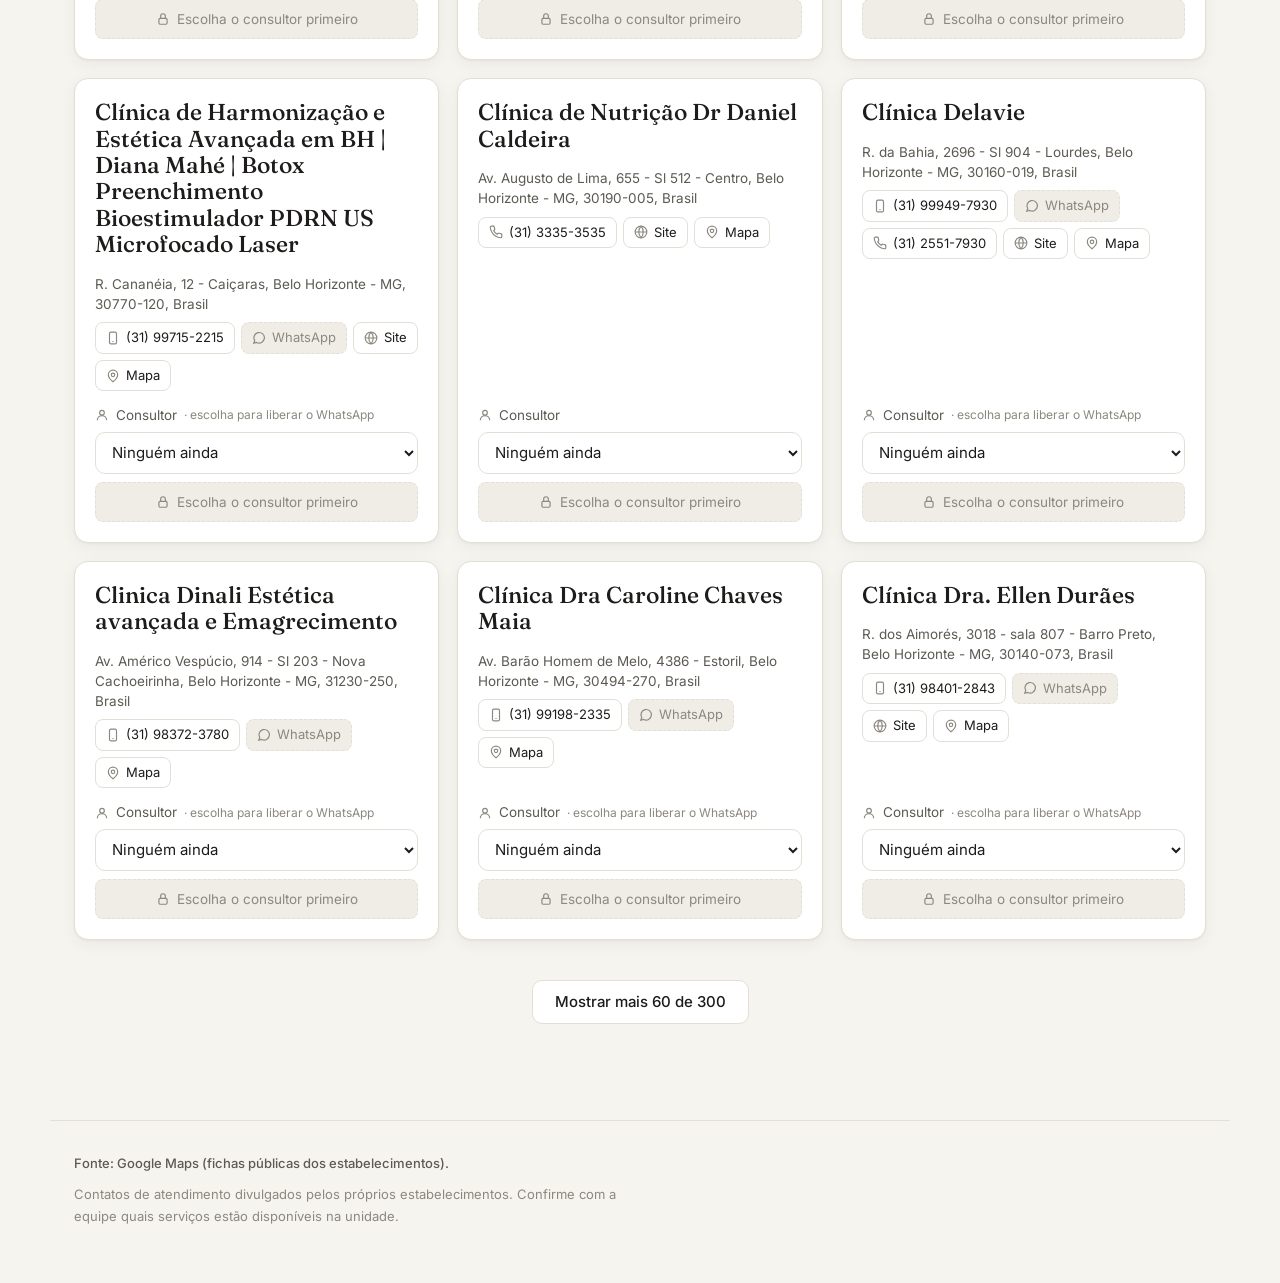
<file: clinicas.html>
<!doctype html>
<html lang="pt-BR">
<head>
<meta charset="utf-8">
<meta name="viewport" content="width=device-width, initial-scale=1">
<meta name="robots" content="noindex, nofollow">
<link rel="icon" href="favicon.svg" type="image/svg+xml">
<link rel="apple-touch-icon" href="apple-touch-icon.png">
<title>Clínicas de emagrecimento em BH</title>
<link rel="preconnect" href="https://fonts.googleapis.com">
<link rel="preconnect" href="https://fonts.gstatic.com" crossorigin>
<link href="https://fonts.googleapis.com/css2?family=Fraunces:opsz,wght@9..144,500;9..144,600&family=Inter:wght@400;500;600&display=swap" rel="stylesheet">
<link rel="stylesheet" href="estilo.css?v=3a1bcaa0">
</head>
<body>
<nav class="wrap diretorios" aria-label="Diretórios">
  <a href="index.html">Médicos</a>
  <a href="clinicas.html" aria-current="page">Clínicas de emagrecimento</a>
</nav>
<header class="wrap">
  <div class="eyebrow">Belo Horizonte · MG</div>
  <h1>Clínicas de emagrecimento</h1>
  <p class="lede">Encontre clínicas e consultórios de Belo Horizonte. Toque no telefone para ligar, no WhatsApp para mandar sua mensagem padrão, ou abra o mapa para planejar a visita.</p>
  <div class="stats" id="stats"></div>
</header>

<div class="toolbar">
  <div class="wrap">
    <label class="search">
      <svg width="16" height="16" viewBox="0 0 24 24" fill="none" stroke="currentColor" stroke-width="2" aria-hidden="true"><circle cx="11" cy="11" r="7"/><path d="m20 20-3.5-3.5"/></svg>
      <input type="search" id="q" placeholder="Nome da clínica" aria-label="Buscar clínica pelo nome" autocomplete="off">
      <span class="busca-por" role="group" aria-label="Buscar por">
        <button type="button" data-por="nome" aria-pressed="true">Nome</button>
        <button type="button" data-por="bairro" aria-pressed="false">Bairro</button>
      </span>
    </label>
    <div class="filtros">
      <select id="regiao" aria-label="Região de BH"><option value="">Região</option></select>
      <select id="bairro" aria-label="Bairro"><option value="">Bairro</option></select>
      <select id="responsavel" aria-label="Consultor do contato"><option value="">Consultor</option></select>
      <select id="etapa" aria-label="Etapa do contato"></select>
      <select id="ordem" aria-label="Ordenar a lista"></select>
      <div class="quem" role="group" aria-label="Seus contatos">
        <label class="eu"><svg width="15" height="15" viewBox="0 0 24 24" fill="none" stroke="currentColor" stroke-width="2" aria-hidden="true"><circle cx="12" cy="8" r="4"/><path d="M4 21a8 8 0 0 1 16 0"/></svg>Você é <select id="eu" aria-label="Você é (consultor que usa este aparelho)"></select></label>
        <button type="button" class="meus" id="meus" aria-pressed="false">Meus contatos</button>
      </div>
      <div class="chips" role="group" aria-label="Filtros">
        <button type="button" class="chip retorno" id="retorno" aria-pressed="false" hidden></button>
        <button type="button" class="chip" id="cel" aria-pressed="false">
          <svg width="15" height="15" viewBox="0 0 24 24" fill="none" stroke="currentColor" stroke-width="2" aria-hidden="true"><rect x="6" y="2" width="12" height="20" rx="2.5"/><path d="M11 18h2"/></svg>
          Tem celular
        </button>
      </div>
    </div>
  </div>
</div>

<main class="wrap">
  <section class="wa-painel" id="wa-painel"></section>

  <div class="nuvem" id="nuvem" role="status"></div>

  <div class="meta">
    <div id="count" aria-live="polite"></div>
    <div class="meta-acoes">
      <button type="button" class="limpar" id="limpar" hidden>Limpar filtros</button>
      <button type="button" class="adicionar" id="adicionar"><svg width="16" height="16" viewBox="0 0 24 24" fill="none" stroke="currentColor" stroke-width="2.2" aria-hidden="true"><path d="M12 5v14M5 12h14"/></svg>Adicionar clínica</button>
    </div>
  </div>
  <div class="clinicas-grid" id="grid"></div>

  <div class="more" id="more" hidden><button type="button">Mostrar mais</button></div>
</main>

<footer class="wrap">
  <p id="fonte"></p>
  <p>Contatos de atendimento divulgados pelos próprios estabelecimentos. Confirme com a equipe quais serviços estão disponíveis na unidade.</p>
</footer>

<script src="comum.js?v=2e3d009c"></script>
<script>
const MENSAGEM_PADRAO = "Olá! Tudo bem?\n\nEncontrei o contato de *{nome}* e gostaria de saber mais sobre os atendimentos de emagrecimento.\n\nPodemos conversar por aqui?";
const PAGINA = 60;
const estado = { q: "", por: "nome", regiao: "", bairro: "", cel: false, etapa: "", responsavel: "", ordem: "nome", limite: PAGINA };
let clinicas = [];

const etapas = criarEtapas({
  lista: "clinicas",
  chaveLocal: "clinicas.etapas",
  aviso: document.getElementById("nuvem"),
  aoMudar: () => { if (clinicas.length) render(); },
  podeMudar: id => Boolean(responsaveis.de(id)),
});
const responsaveis = criarResponsaveis({
  lista: "clinicas",
  chaveLocal: "clinicas.responsaveis",
  aviso: document.getElementById("nuvem"),
  aoMudar: () => { if (clinicas.length) render(); },
});

const mapaHref = c => c.place_id
  ? `https://www.google.com/maps/search/?api=1&query=${encodeURIComponent(c.nome || "clínica em Belo Horizonte")}&query_place_id=${encodeURIComponent(c.place_id)}`
  : `https://www.google.com/maps/search/?api=1&query=${encodeURIComponent([c.nome, c.endereco, c.bairro, "Belo Horizonte - MG"].filter(Boolean).join(", "))}`;

const painel = criarPainelWhatsApp({
  el: document.getElementById("wa-painel"),
  chave: "wa.clinicas",
  textoPadrao: MENSAGEM_PADRAO,
  descricao: "Escreva uma vez: o botão <b>WhatsApp</b> de cada clínica abre a conversa com o texto já personalizado. Em <b>Configurações</b> você define uma mensagem para cada consultor, a empresa e quem são os consultores.",
  campos: [{ token: "{nome}", rotulo: "Nome da clínica" }],
  montar: (texto, c) => texto.replaceAll("{nome}", c.nome),
  responsavelDe: c => responsaveis.de(c.id),
  exemplo: () => {
    const c = filtrar(clinicas).find(x => x.celulares.length) || clinicas.find(x => x.celulares.length);
    return c ? { item: c, nome: c.nome } : null;
  },
  aoMudar: () => render(),
  lista: "clinicas",
});

function htmlClinica(c) {
  const links = [htmlTelefones(c.celulares, c.fixos, painel.mensagem(c))];
  if (c.site) links.push(`<a href="${esc(siteHref(c.site))}" target="_blank" rel="noopener">${icone.web}<span>Site</span></a>`);
  links.push(`<a href="${esc(mapaHref(c))}" target="_blank" rel="noopener">${icone.map}<span>Mapa</span></a>`);
  const endereco = c.endereco ? `<div class="addr">${esc(c.endereco)}</div>` : "";
  return `<article class="card clinica-card" data-etapa="${etapas.etapa(c.id)}"><div class="clinica-corpo"><h3>${esc(c.nome)}</h3>${endereco}<div class="links">${links.join("")}</div>${htmlManual(c)}<div class="card-acoes">${responsaveis.seletor(c.id, c.celulares.length > 0)}${etapas.seletor(c.id)}</div></div></article>`;
}

function filtrar(lista) {
  const termo = semAcento(estado.q.trim());
  const numero = termo.replace(/\D/g, "");
  const porTelefone = estado.por === "nome" && numero && /^[\d ()+-]+$/.test(termo); // número digitado: busca pelo telefone
  return lista.filter(c =>
    (!estado.regiao || c.regiao === estado.regiao) &&
    (!estado.bairro || c.bairro === estado.bairro) &&
    (!estado.cel || c.celulares.length) &&
    etapas.passa(c.id, estado.etapa) &&
    responsaveis.passa(c.id, estado.responsavel) &&
    (!termo || (porTelefone
      ? [...c.celulares, ...c.fixos].some(t => t.replace(/\D/g, "").includes(numero))
      : semAcento(estado.por === "bairro" ? (c.bairro || c.endereco || "") : c.nome).includes(termo)))
  );
}

function render() {
  const lista = ordenar(filtrar(clinicas), estado.ordem, c => c.id, { etapas, responsaveis });
  document.getElementById("grid").innerHTML = lista.length
    ? lista.slice(0, estado.limite).map(htmlClinica).join("")
    : '<div class="empty">Nenhuma clínica encontrada com esses filtros.</div>';
  document.getElementById("count").innerHTML = `<strong>${lista.length}</strong> ${lista.length === 1 ? "clínica" : "clínicas"}`;
  document.getElementById("limpar").hidden = !(estado.q.trim() || estado.regiao || estado.bairro || estado.cel || estado.etapa || estado.responsavel);
  atualizarAcompanhamento();
  responsaveis.preencherFiltro(document.getElementById("responsavel"), clinicas.map(c => c.id), estado.responsavel);
  const restantes = lista.length - estado.limite;
  document.getElementById("more").hidden = restantes <= 0;
  document.querySelector("#more button").textContent = `Mostrar mais ${Math.min(restantes, PAGINA)} de ${restantes}`;
  painel.atualizar();
}

function aplicar(mudanca) {
  Object.assign(estado, mudanca, { limite: PAGINA });
  const q = document.getElementById("q");
  if (q.value !== estado.q) q.value = estado.q;
  sincronizarBusca(estado.por, { nome: "Nome da clínica", bairro: "Nome do bairro" }, "clínica");
  localidades();
  document.getElementById("cel").setAttribute("aria-pressed", String(estado.cel));
  render();
}

const atualizarAcompanhamento = ligarAcompanhamento({ estado, aplicar, etapas, ids: () => clinicas.map(c => c.id) });

function stats() {
  const itens = [
    [clinicas.length, "clínicas e consultórios"],
    [clinicas.filter(c => c.celulares.length).length, "com celular (WhatsApp)"],
    [clinicas.filter(c => c.celulares.length || c.fixos.length).length, "com telefone"],
  ];
  document.getElementById("stats").innerHTML = itens.map(([n, t]) => `<div class="stat"><b>${n.toLocaleString("pt-BR")}</b><span>${t}</span></div>`).join("");
}

const localidades = () => preencherLocalidades(
  document.getElementById("regiao"), document.getElementById("bairro"), clinicas, c => [c], estado);

let t;
document.getElementById("q").addEventListener("input", e => { clearTimeout(t); t = setTimeout(() => aplicar({ q: e.target.value }), 120); });
document.querySelectorAll(".busca-por button").forEach(b => b.addEventListener("click", () => {
  aplicar({ por: b.dataset.por });
  document.getElementById("q").focus();
}));
document.getElementById("cel").addEventListener("click", () => aplicar({ cel: !estado.cel }));
document.getElementById("regiao").addEventListener("change", e => aplicar({ regiao: e.target.value, bairro: "" }));
document.getElementById("bairro").addEventListener("change", e => aplicar({ bairro: e.target.value }));
document.getElementById("limpar").addEventListener("click", () => aplicar({ q: "", regiao: "", bairro: "", cel: false, etapa: "", responsavel: "" }));
etapas.ligar(document.getElementById("grid"));
criarFormularioNovo({
  tipo: "clinicas",
  botao: document.getElementById("adicionar"),
  bairros: () => clinicas.map(c => ({ bairro: c.bairro, regiao: c.regiao })),
  aoAdicionar: c => { // mostra a clínica nova na lista
    clinicas = [...clinicas, c].sort(porNome);
    stats();
    aplicar({ q: c.nome, por: "nome", regiao: "", bairro: "", cel: false, etapa: "", responsavel: "" });
  },
});
ligarApagar(document.getElementById("grid"), "clinicas", id => { clinicas = clinicas.filter(c => c.id !== id); stats(); aplicar({}); });
responsaveis.ligar(document.getElementById("grid"));
document.getElementById("responsavel").addEventListener("change", e => aplicar({ responsavel: e.target.value }));
document.querySelector("#more button").addEventListener("click", () => { estado.limite += PAGINA; render(); });


// Lista do banco (API); sem conexão, o JSON publicado (só leitura).
carregarItens("clinicas", {
  arquivo: "clinicas.json",
  meta: j => ({ fonte: j.fonte }),
  itens: j => j.clinicas.map(c => ({ ...c, id: c.place_id, origem: "importado" })),
})
  .then(({ meta, itens, daApi }) => {
    clinicas = itens.sort(porNome);
    document.getElementById("fonte").textContent = `Fonte: ${meta.fonte || "Google Maps"}.`;
    stats(); localidades(); render();
    if (!daApi) somenteLeitura("clínicas");
  })
  .catch(erro => {
    console.error(erro);
    document.getElementById("grid").innerHTML = '<div class="erro">Não foi possível carregar a lista de clínicas.<br>Recarregue a página para tentar de novo.</div>';
  });
</script>
</body>
</html>
</file>
<file: estilo.css>
:root {
  --bg: #f6f4ef;
  --surface: #ffffff;
  --surface-2: #f0ede6;
  --ink: #1d1c1a;
  --ink-2: #5d5a53;
  --ink-3: #8c887f;
  --line: #e3dfd6;
  --accent: #1f5f5b;
  --accent-soft: #dcebe8;
  --endo: #1f5f5b;
  --endo-soft: #dcebe8;
  --nutro: #9a5a12;
  --nutro-soft: #f6e6cf;
  --sus: #2d5b9a;
  --sus-soft: #e0e9f6;
  --wa: #128c4a;
  --wa-ink: #ffffff;
  --wa-soft: #e3f5ea;
  --wa-bolha: #d9fdd3;
  --wa-tela: #efeae2;
  --shadow: 0 1px 2px rgba(29,28,26,.04), 0 4px 16px rgba(29,28,26,.05);
  --radius: 14px;
  color-scheme: light;
}
@media (prefers-color-scheme: dark) {
  :root:not([data-theme="light"]) {
    --bg: #151614; --surface: #1d1f1c; --surface-2: #252824; --ink: #ecebe6; --ink-2: #b2afa7;
    --ink-3: #85827a; --line: #2f322e; --accent: #7cc4bc; --accent-soft: #1f3533;
    --endo: #7cc4bc; --endo-soft: #1f3533; --nutro: #e5b06a; --nutro-soft: #3a2d1b;
    --sus: #8fb3e8; --sus-soft: #1f2a3b; --shadow: 0 1px 2px rgba(0,0,0,.3); color-scheme: dark;
    --wa: #3ecf7a; --wa-ink: #0b1f13; --wa-soft: #17301f; --wa-bolha: #144d37; --wa-tela: #0e1512;
  }
}
:root[data-theme="dark"] {
  --bg: #151614; --surface: #1d1f1c; --surface-2: #252824; --ink: #ecebe6; --ink-2: #b2afa7;
  --ink-3: #85827a; --line: #2f322e; --accent: #7cc4bc; --accent-soft: #1f3533;
  --endo: #7cc4bc; --endo-soft: #1f3533; --nutro: #e5b06a; --nutro-soft: #3a2d1b;
  --sus: #8fb3e8; --sus-soft: #1f2a3b; --shadow: 0 1px 2px rgba(0,0,0,.3); color-scheme: dark;
    --wa: #3ecf7a; --wa-ink: #0b1f13; --wa-soft: #17301f; --wa-bolha: #144d37; --wa-tela: #0e1512;
}

* { box-sizing: border-box; }
body {
  margin: 0; background: var(--bg); color: var(--ink);
  font: 15px/1.5 Inter, system-ui, -apple-system, "Segoe UI", sans-serif;
  -webkit-font-smoothing: antialiased;
}
a { color: inherit; }
.wrap { max-width: 1180px; margin: 0 auto; padding: 0 24px; }

/* Cabeçalho */
header.wrap { padding-top: 40px; padding-bottom: 28px; }
.eyebrow { font-size: 12px; letter-spacing: .12em; text-transform: uppercase; color: var(--accent); font-weight: 600; }
h1 {
  font-family: Fraunces, Georgia, serif; font-weight: 500; font-size: clamp(34px, 5vw, 54px);
  line-height: 1.05; letter-spacing: -.02em; margin: 10px 0 14px; max-width: 16ch;
}
.lede { color: var(--ink-2); max-width: 62ch; margin: 0; }
.stats { display: grid; grid-template-columns: repeat(4, max-content); gap: 12px 44px; margin-top: 28px; padding-top: 22px; border-top: 1px solid var(--line); }
.stat b { display: block; font-family: Fraunces, Georgia, serif; font-weight: 500; font-size: 30px; line-height: 1.1; font-variant-numeric: tabular-nums; }
.stat span { font-size: 13px; color: var(--ink-3); }

[hidden] { display: none !important; } /* o atributo vale mesmo em quem tem display próprio (.chip) */

/* Barra de filtros */
.toolbar { border-bottom: 1px solid var(--line); } /* não fica presa no topo: com todos os filtros cobria 1/4 da tela */
.toolbar .wrap { display: flex; flex-wrap: wrap; gap: 10px; align-items: center; padding-top: 14px; padding-bottom: 14px; }
.search { flex: 1 1 360px; position: relative; }
.search svg { position: absolute; left: 13px; top: 50%; transform: translateY(-50%); color: var(--ink-3); pointer-events: none; }
input[type="search"], select {
  width: 100%; height: 42px; border: 1px solid var(--line); border-radius: 10px; background: var(--surface);
  color: var(--ink); font: inherit; padding: 0 12px;
}
input[type="search"] { padding-left: 38px; }
select { width: auto; min-width: 170px; max-width: 100%; cursor: pointer; }
input:focus-visible, select:focus-visible, button:focus-visible, a:focus-visible, summary:focus-visible {
  outline: 2px solid var(--accent); outline-offset: 2px;
}
.seg { display: inline-flex; background: var(--surface-2); border-radius: 10px; padding: 3px; gap: 2px; }
.seg button {
  border: 0; background: transparent; color: var(--ink-2); font: inherit; font-size: 14px; font-weight: 500;
  height: 36px; padding: 0 14px; border-radius: 8px; cursor: pointer; white-space: nowrap;
}
.seg button[aria-pressed="true"] { background: var(--ink); color: var(--bg); box-shadow: var(--shadow); }
.filtros { display: flex; flex-wrap: wrap; gap: 10px; align-items: center; }
.filtros > select { flex: 1 1 180px; min-width: 0; }
.chips { display: flex; gap: 8px; }
.chip {
  display: inline-flex; align-items: center; justify-content: center; gap: 7px; height: 42px; padding: 0 14px;
  border: 1px solid var(--line); border-radius: 999px; background: var(--surface); color: var(--ink-2);
  font: inherit; font-size: 14px; font-weight: 500; cursor: pointer; white-space: nowrap;
  transition: background .15s, border-color .15s, color .15s;
}
.chip svg { flex: none; color: var(--ink-3); transition: color .15s; }
.chip:hover { border-color: var(--accent); color: var(--ink); }
.chip[aria-pressed="true"] { background: var(--accent-soft); border-color: var(--accent); color: var(--accent); }
.chip[aria-pressed="true"] svg { color: var(--accent); }

/* Resultados */
.meta { display: flex; justify-content: space-between; align-items: center; gap: 12px; min-height: 32px; margin: 18px 0 12px; color: var(--ink-3); font-size: 14px; }
.limpar { border: 0; background: none; padding: 6px 0; font: inherit; font-size: 14px; font-weight: 500; color: var(--accent); cursor: pointer; text-decoration: underline; text-underline-offset: 4px; }
.meta strong { color: var(--ink); font-weight: 600; }
.grid { display: grid; grid-template-columns: repeat(auto-fill, minmax(330px, 1fr)); gap: 16px; padding-bottom: 40px; align-items: start; } /* cada card na altura do seu conteúdo: sem vão vazio dentro */
.card {
  background: var(--surface); border: 1px solid var(--line); border-radius: var(--radius); box-shadow: var(--shadow);
  padding: 20px; display: flex; flex-direction: column; gap: 14px; min-width: 0;
}
.card-head { display: flex; gap: 14px; align-items: flex-start; }
.avatar {
  flex: none; width: 44px; height: 44px; border-radius: 50%; display: grid; place-items: center;
  font-weight: 600; font-size: 15px; letter-spacing: .02em; background: var(--endo-soft); color: var(--endo);
}
.avatar.nutro { background: var(--nutro-soft); color: var(--nutro); }
.card h2 { font-size: 17px; line-height: 1.3; font-weight: 600; margin: 0 0 4px; overflow-wrap: anywhere; }
.crm { font: 12.5px/1 ui-monospace, "SF Mono", Menlo, monospace; color: var(--ink-3); }
.tags { display: flex; flex-wrap: wrap; gap: 6px; }
.tag { font-size: 12px; font-weight: 500; padding: 3px 9px; border-radius: 999px; background: var(--endo-soft); color: var(--endo); }
.tag.nutro { background: var(--nutro-soft); color: var(--nutro); }
.tag.sus { background: var(--sus-soft); color: var(--sus); }

.locais { list-style: none; margin: 0; padding: 0; display: flex; flex-direction: column; }
.local { padding: 12px 0; border-top: 1px solid var(--line); }
.local:first-child { border-top: 0; padding-top: 0; }
.local-nome { font-weight: 500; font-size: 14px; display: flex; gap: 8px; align-items: baseline; justify-content: space-between; }
.local-nome span { overflow-wrap: anywhere; }
.sus-dot { flex: none; font-size: 11px; font-weight: 600; color: var(--sus); background: var(--sus-soft); padding: 1px 7px; border-radius: 999px; }
.addr { color: var(--ink-2); font-size: 13.5px; margin: 2px 0 8px; }
.links { display: flex; flex-wrap: wrap; gap: 6px; }
.links a {
  display: inline-flex; align-items: center; gap: 6px; font-size: 13px; text-decoration: none; color: var(--ink);
  border: 1px solid var(--line); border-radius: 8px; padding: 5px 10px; max-width: 100%; background: var(--surface);
  transition: border-color .15s, background .15s;
}
.links a:hover { border-color: var(--accent); background: var(--accent-soft); }
.links a span { overflow: hidden; text-overflow: ellipsis; white-space: nowrap; }
.links svg { flex: none; color: var(--ink-3); }
details > summary {
  list-style: none; cursor: pointer; font-size: 13px; font-weight: 500; color: var(--accent);
  padding: 10px 0 0; border-top: 1px solid var(--line);
}
details > summary::-webkit-details-marker { display: none; }
details[open] > summary { margin-bottom: 4px; }

.empty, .erro { text-align: center; padding: 64px 20px; color: var(--ink-2); grid-column: 1 / -1; }
.erro code { background: var(--surface-2); padding: 2px 6px; border-radius: 6px; }
.more { display: flex; justify-content: center; padding-bottom: 48px; }
.more button {
  font: inherit; font-weight: 500; border: 1px solid var(--line); background: var(--surface); color: var(--ink);
  height: 44px; padding: 0 22px; border-radius: 10px; cursor: pointer;
}
.more button:hover { border-color: var(--accent); }
/* Rodapé: longhand porque .wrap zera o padding vertical */
body > footer { border-top: 1px solid var(--line); margin-top: 24px; color: var(--ink-3); font-size: 13px; line-height: 1.65; }
body > footer.wrap { padding-top: 32px; padding-bottom: 56px; display: grid; gap: 10px; }
body > footer p { margin: 0; max-width: 72ch; }
body > footer #fonte { color: var(--ink-2); font-weight: 500; }

@media (max-width: 640px) {
  .wrap { padding: 0 16px; }
  header.wrap { padding-top: 22px; padding-bottom: 20px; }
  .stats { grid-template-columns: 1fr 1fr; gap: 8px; margin-top: 20px; padding-top: 0; border-top: 0; }
  .stat { background: var(--surface); border: 1px solid var(--line); border-radius: 12px; padding: 9px 12px; }
  .stat b { font-size: 22px; }
  .stat span { font-size: 12.5px; }
  .toolbar .wrap { padding-top: 4px; }
  .search { flex-basis: 100%; }
  .grid { grid-template-columns: 1fr; }
  .seg { width: 100%; }
  .seg button { flex: 1; padding: 0 8px; }
  .filtros { width: 100%; }
  .filtros > select { flex: 1 1 calc(50% - 5px); padding: 0 8px 0 10px; font-size: 15px; } /* dois por linha */
  select { width: 100%; }
  .chips { width: 100%; flex-wrap: wrap; }
  .chip { flex: 1 1 auto; padding: 0 12px; }
}
@media (prefers-reduced-motion: reduce) { * { transition: none !important; } }

.diretorios { display: flex; flex-wrap: wrap; gap: 6px; padding-top: 20px; }
.diretorios a {
  padding: 7px 14px; border-radius: 999px; border: 1px solid var(--line); background: var(--surface);
  color: var(--ink-2); font-size: 14px; font-weight: 500; text-decoration: none; transition: border-color .15s;
}
.diretorios a:hover { border-color: var(--accent); color: var(--ink); }
.diretorios [aria-current] { background: var(--ink); border-color: var(--ink); color: var(--bg); }
.diretorios [aria-current]:hover { color: var(--bg); }

.clinicas-grid { display: grid; grid-template-columns: repeat(auto-fill, minmax(min(100%, 290px), 1fr)); gap: 18px; margin-bottom: 40px; }
.clinica-card { overflow: hidden; padding: 0; gap: 0; }
.clinica-corpo { padding: 20px; flex: 1; display: flex; flex-direction: column; }
.clinica-corpo h3 { font: 500 23px/1.15 Fraunces, Georgia, serif; margin: 0 0 14px; }
.clinicas-titulo { font: 500 27px/1.2 Fraunces, Georgia, serif; }
main:has(.clinicas-grid) { padding-bottom: 48px; }
.clinica-corpo h3 { overflow-wrap: anywhere; }


/* Mensagem padrão do WhatsApp */
.wa-painel { margin-top: 22px; background: var(--surface); border: 1px solid var(--line); border-radius: var(--radius); box-shadow: var(--shadow); }
.wa-painel > details > summary {
  display: flex; align-items: center; gap: 14px; padding: 16px 18px; border-top: 0; color: var(--ink); font-size: inherit;
}
.wa-selo { flex: none; width: 40px; height: 40px; border-radius: 12px; display: grid; place-items: center; background: var(--wa-soft); color: var(--wa); }
.wa-cabeca { flex: 1; min-width: 0; display: flex; flex-direction: column; gap: 2px; }
.wa-titulo { font-weight: 600; font-size: 16px; }
.wa-sub { font-weight: 400; font-size: 13.5px; color: var(--ink-2); }
.wa-seta { flex: none; color: var(--ink-3); transition: transform .2s; }
.wa-painel details[open] .wa-seta { transform: rotate(180deg); }
.wa-corpo { display: grid; grid-template-columns: minmax(0, 1.15fr) minmax(0, 1fr); gap: 24px; padding: 4px 18px 20px; border-top: 1px solid var(--line); padding-top: 18px; }
.wa-rotulo { display: block; font-size: 13px; font-weight: 600; color: var(--ink); margin-bottom: 8px; }
.wa-exemplo { font-weight: 400; color: var(--ink-3); margin-left: 4px; }
.wa-exemplo b { font-weight: 500; color: var(--ink-2); }
#wa-texto {
  width: 100%; min-height: 150px; resize: vertical; border: 1px solid var(--line); border-radius: 10px; background: var(--bg);
  color: var(--ink); font: inherit; font-size: 14.5px; line-height: 1.5; padding: 12px;
}
#wa-texto:focus-visible { outline: 2px solid var(--wa); outline-offset: 1px; }
.wa-tokens { display: flex; flex-wrap: wrap; align-items: center; gap: 6px; margin-top: 10px; font-size: 13px; color: var(--ink-3); }
.wa-tokens button {
  border: 1px dashed var(--wa); background: var(--wa-soft); color: var(--wa); border-radius: 999px; padding: 4px 11px;
  font: inherit; font-size: 13px; font-weight: 500; cursor: pointer;
}
.wa-tokens button::before { content: "+ "; }
.wa-tokens button:hover { border-style: solid; }
.wa-dica { font-size: 12.5px; color: var(--ink-3); margin: 10px 0 4px; }
.wa-dica code { background: var(--surface-2); padding: 1px 5px; border-radius: 5px; }
.wa-tela { background: var(--wa-tela); border-radius: 12px; padding: 16px 14px; margin-bottom: 16px; }
.wa-bolha {
  position: relative; margin-left: auto; max-width: 92%; width: fit-content; background: var(--wa-bolha); color: var(--ink);
  border-radius: 10px 2px 10px 10px; padding: 9px 12px; font-size: 14px; line-height: 1.45; white-space: pre-wrap; overflow-wrap: anywhere;
  box-shadow: 0 1px 1px rgba(0,0,0,.08);
}
.wa-vazio { color: var(--ink-3); font-style: italic; }
.wa-teste { display: flex; gap: 8px; }
.wa-teste input {
  flex: 1 1 auto; min-width: 0; height: 50px; border: 1px solid var(--line); border-radius: 10px; background: var(--bg);
  color: var(--ink); font: inherit; font-size: 17px; letter-spacing: .02em; padding: 0 14px;
}
.wa-botao, .links a.wa-link { background: var(--wa); border-color: var(--wa); color: var(--wa-ink); }
.wa-botao {
  display: inline-flex; align-items: center; justify-content: center; height: 50px; padding: 0 18px; border-radius: 10px;
  font-weight: 600; font-size: 14px; text-decoration: none; white-space: nowrap; cursor: pointer;
}
.wa-botao:hover { filter: brightness(1.06); }
.wa-botao[aria-disabled="true"] { background: var(--surface-2); color: var(--ink-3); cursor: not-allowed; filter: none; }
.wa-ajuda { display: block; margin-top: 6px; font-size: 12.5px; color: var(--ink-3); }
.wa-ajuda.erro-campo { color: #c2410c; }
.links a.wa-link svg { color: var(--wa-ink); }
.links a.wa-link:hover { background: var(--wa); border-color: var(--wa); filter: brightness(1.06); }

@media (max-width: 760px) {
  .wa-corpo { grid-template-columns: 1fr; gap: 18px; }
}
@media (max-width: 640px) {
  .wa-painel > details > summary { padding: 14px; gap: 12px; }
  .wa-corpo { padding: 14px 14px 16px; }
  .wa-teste { flex-direction: column; }
  .wa-teste input { flex: none; width: 100%; }
  .wa-botao { width: 100%; height: 48px; }
}

/* Clínicas já contatadas */
.contato-btn {
  display: flex; align-items: center; justify-content: center; gap: 7px; width: 100%; margin-top: auto; padding: 9px 12px;
  border: 1px dashed var(--line); border-radius: 8px; background: none; color: var(--ink-2);
  font: inherit; font-size: 13.5px; font-weight: 500; cursor: pointer; transition: border-color .15s, background .15s, color .15s;
}
.contato-btn svg { flex: none; }
.clinica-corpo .card-acoes { margin-top: auto; padding-top: 14px; }
.contato-btn:hover { border-color: var(--accent); color: var(--accent); }
.contato-btn[aria-pressed="true"] { border-style: solid; border-color: var(--accent); background: var(--accent-soft); color: var(--accent); }


/* Aviso quando as marcações não puderam ser salvas na API */
.nuvem { display: flex; flex-wrap: wrap; align-items: center; gap: 6px 10px; margin-top: 16px; padding: 10px 14px; border: 1px solid #c2410c; border-radius: 12px; background: var(--surface); color: var(--ink-2); font-size: 14px; }
.nuvem:empty { display: none; }
.nuvem svg { flex: none; color: #c2410c; }
.nuvem .limpar { padding: 0; }

/* Situação da mensagem e das configurações salvas na API */
.wa-salvo { display: inline-flex; align-items: center; gap: 5px; font-size: 13px; color: var(--ink-3); min-height: 1.5em; }
.wa-salvo.salvo { color: var(--accent); }
.wa-salvo.erro { color: #c2410c; }
.wa-salvo .limpar { padding: 0; font-size: 13px; }

/* Responsável pelo contato e botão de contatado, no pé do card */
.card-acoes { display: flex; flex-direction: column; gap: 8px; margin-top: auto; }
.card-acoes .contato-btn { margin-top: 0; }
.responsavel svg { flex: none; color: var(--ink-3); }
.responsavel.definido select { border-color: var(--accent); color: var(--accent); font-weight: 600; background: var(--accent-soft); }
.responsavel.definido svg { color: var(--accent); }

/* Painel: prévia + botão de configurações */
.wa-resumo { font-size: 13px; color: var(--ink-2); line-height: 1.55; margin: -4px 0 12px; }
.wa-resumo b { font-weight: 600; color: var(--ink); }
.wa-config-btn {
  display: inline-flex; align-items: center; justify-content: center; gap: 8px; width: 100%; height: 46px;
  border: 1px solid var(--line); border-radius: 10px; background: var(--surface-2); color: var(--ink);
  font: inherit; font-size: 14.5px; font-weight: 600; cursor: pointer; transition: border-color .15s, background .15s;
}
.wa-config-btn:hover { border-color: var(--wa); background: var(--wa-soft); }
.wa-lado { display: flex; flex-direction: column; }
.wa-lado .wa-salvo { margin-top: auto; padding-top: 14px; }

/* Janela de configurações */
.wa-config {
  width: min(680px, calc(100vw - 24px)); max-height: calc(100dvh - 24px); padding: 0; border: 1px solid var(--line);
  border-radius: 16px; background: var(--surface); color: var(--ink); box-shadow: 0 20px 60px rgba(0,0,0,.35);
}
.wa-config::backdrop { background: rgba(10,10,10,.55); }
.wa-config form { display: flex; flex-direction: column; max-height: calc(100dvh - 26px); }
.wa-config-topo { display: flex; align-items: center; justify-content: space-between; gap: 12px; padding: 16px 20px; border-bottom: 1px solid var(--line); }
.wa-config-topo h2 { display: flex; align-items: center; gap: 9px; margin: 0; font-size: 17px; font-weight: 600; }
.wa-fechar { border: 0; background: none; color: var(--ink-3); font-size: 26px; line-height: 1; cursor: pointer; padding: 0 4px; }
.wa-fechar:hover { color: var(--ink); }
.wa-config-corpo { overflow-y: auto; padding: 4px 20px 8px; }
.wa-config-corpo section { padding: 16px 0; border-bottom: 1px solid var(--line); }
.wa-config-corpo section:last-child { border-bottom: 0; }
.wa-config-corpo h3 { margin: 0 0 6px; font-size: 14px; font-weight: 600; text-transform: uppercase; letter-spacing: .05em; color: var(--ink-2); }
.wa-config-corpo .wa-dica { margin: 0 0 10px; }
.wa-config textarea, .wa-campo input {
  width: 100%; border: 1px solid var(--line); border-radius: 10px; background: var(--bg); color: var(--ink);
  font: inherit; font-size: 15px; padding: 10px 12px; resize: vertical;
}
.wa-campo input { height: 44px; }
.wa-config textarea:focus-visible, .wa-campo input:focus-visible { outline: 2px solid var(--wa); outline-offset: 1px; }
.wa-campo { display: flex; flex-direction: column; gap: 6px; font-size: 13.5px; font-weight: 500; margin-top: 10px; }
.wa-campo small { font-weight: 400; color: var(--ink-3); }
.wa-tela-mini { margin: 12px 0 8px; padding: 12px; }
.wa-config-pe { display: flex; align-items: center; gap: 10px; padding: 14px 20px; border-top: 1px solid var(--line); }
.wa-config-pe .wa-salvo { flex: 1; min-width: 0; }
.wa-config-pe .wa-botao { width: auto; height: 44px; padding: 0 22px; border: 0; font: inherit; font-weight: 600; }
.wa-config-pe .wa-botao:disabled { opacity: .6; cursor: wait; }
.wa-secundario { height: 44px; padding: 0 16px; border: 1px solid var(--line); border-radius: 10px; background: none; color: var(--ink); font: inherit; font-weight: 500; cursor: pointer; }
@media (max-width: 640px) {
  .wa-config { width: 100vw; max-width: 100vw; max-height: 100dvh; height: 100dvh; border-radius: 0; margin: 0; }
  .wa-config form { max-height: 100dvh; height: 100%; }
  .wa-config-corpo { flex: 1; }
  .wa-config-pe { flex-wrap: wrap; }
  .wa-config-pe .wa-salvo { flex-basis: 100%; }
  .wa-config-pe .wa-secundario, .wa-config-pe .wa-botao { flex: 1; }
}

/* Uma mensagem por responsável: abas na janela e botões na prévia */
.wa-abas { display: flex; flex-wrap: wrap; gap: 6px; margin: 4px 0 10px; }
.wa-abas button {
  display: inline-flex; flex-direction: column; align-items: flex-start; gap: 1px; padding: 7px 12px; border-radius: 10px;
  border: 1px solid var(--line); background: var(--surface); color: var(--ink-2); font: inherit; font-size: 14px; font-weight: 600; cursor: pointer;
}
.wa-abas button small { font-size: 11.5px; font-weight: 400; color: var(--ink-3); }
.wa-abas button[aria-selected="true"] { border-color: var(--wa); background: var(--wa-soft); color: var(--ink); box-shadow: inset 0 -2px 0 var(--wa); }
.wa-aba-acoes { display: flex; flex-wrap: wrap; gap: 4px 16px; margin-top: 6px; }
.wa-aba-acoes .limpar { font-size: 13px; }
.wa-quem { display: flex; flex-wrap: wrap; gap: 6px; margin-bottom: 10px; }
.wa-quem button {
  height: 30px; padding: 0 12px; border-radius: 999px; border: 1px solid var(--line); background: var(--surface);
  color: var(--ink-2); font: inherit; font-size: 13px; font-weight: 500; cursor: pointer;
}
.wa-quem button[aria-pressed="true"] { background: var(--ink); border-color: var(--ink); color: var(--bg); }

/* WhatsApp indisponível até escolher o consultor */
.links .wa-link.wa-bloqueado {
  display: inline-flex; align-items: center; gap: 6px; font: inherit; font-size: 13px; padding: 5px 10px; border-radius: 8px;
  background: var(--surface-2); border: 1px dashed var(--line); color: var(--ink-3); cursor: help;
}
.links .wa-link.wa-bloqueado svg { color: var(--ink-3); }
.links .wa-link.wa-bloqueado:hover { filter: none; border-color: var(--ink-3); }
.responsavel.chamar select { animation: chamar 1.2s ease; }
@keyframes chamar { 0%, 60% { box-shadow: 0 0 0 3px var(--wa); border-color: var(--wa); } 100% { box-shadow: none; } }
@media (prefers-reduced-motion: reduce) { .responsavel.chamar select { animation: none; outline: 2px solid var(--wa); } }

/* Campo do consultor: rótulo numa linha, seleção inteira embaixo (cabe no celular) */
.responsavel { display: grid; grid-template-columns: auto auto 1fr; align-items: center; gap: 6px 7px; font-size: 13.5px; color: var(--ink-2); }
.responsavel select { grid-column: 1 / -1; width: 100%; min-width: 0; height: 42px; font-size: 15px; }
.responsavel-dica { font-style: normal; font-size: 12px; color: var(--ink-3); }
.responsavel-dica::before { content: "· "; }

/* "Marcar como contatado" só depois de escolher o consultor */
.contato-btn.bloqueado { color: var(--ink-3); background: var(--surface-2); border-style: dashed; cursor: help; font-weight: 400; }
.contato-btn span { white-space: nowrap; overflow: hidden; text-overflow: ellipsis; }
.contato-btn.bloqueado:hover { color: var(--ink-2); border-color: var(--ink-3); }

/* Busca: escolha "Nome | Bairro" dentro da barra */
.search input[type="search"] { padding-right: 132px; }
.busca-por {
  position: absolute; right: 5px; top: 50%; transform: translateY(-50%); display: inline-flex; gap: 2px;
  padding: 3px; border-radius: 8px; background: var(--surface-2);
}
.busca-por button {
  height: 28px; padding: 0 10px; border: 0; border-radius: 6px; background: none; color: var(--ink-3);
  font: inherit; font-size: 13px; font-weight: 500; cursor: pointer;
}
.busca-por button[aria-pressed="true"] { background: var(--surface); color: var(--ink); box-shadow: var(--shadow); font-weight: 600; }
.search input[type="search"]::-webkit-search-cancel-button { margin-right: 4px; }

/* Etapas do contato: cor de cada uma */
:root { --et-enviada: #2563eb; --et-respondeu: #7c3aed; --et-interessado: #d97706; --et-sem_interesse: #9a3412; --et-fechado: #15803d; }
@media (prefers-color-scheme: dark) { :root:not([data-theme="light"]) { --et-enviada: #7aa2ff; --et-respondeu: #b69cff; --et-interessado: #f2b45a; --et-sem_interesse: #e0866a; --et-fechado: #5fd08a; } }
:root[data-theme="dark"] { --et-enviada: #7aa2ff; --et-respondeu: #b69cff; --et-interessado: #f2b45a; --et-sem_interesse: #e0866a; --et-fechado: #5fd08a; }
.card[data-etapa="enviada"] { --et: var(--et-enviada); }
.card[data-etapa="respondeu"] { --et: var(--et-respondeu); }
.card[data-etapa="interessado"] { --et: var(--et-interessado); }
.card[data-etapa="sem_interesse"] { --et: var(--et-sem_interesse); }
.card[data-etapa="fechado"] { --et: var(--et-fechado); }
.card[data-etapa]:not([data-etapa="a_contatar"]) { border-color: var(--et); box-shadow: inset 4px 0 0 var(--et), var(--shadow); }

/* Campo da etapa no card (mesmo desenho do campo do consultor) */
.etapa { display: grid; grid-template-columns: auto auto 1fr; align-items: center; gap: 6px 7px; font-size: 13.5px; color: var(--ink-2); }
.etapa svg { color: var(--ink-3); }
.etapa select { grid-column: 1 / -1; width: 100%; min-width: 0; height: 42px; font-size: 15px; }
.card[data-etapa]:not([data-etapa="a_contatar"]) .etapa select { border-color: var(--et); color: var(--et); font-weight: 600; }
.card[data-etapa]:not([data-etapa="a_contatar"]) .etapa svg { color: var(--et); }
.etapa-info { font-style: normal; font-size: 12px; color: var(--ink-3); }
.etapa-info::before { content: "· "; }
.etapa-info.atrasado { color: #c2410c; font-weight: 600; }

/* Filtro de etapa: destacado quando escolhido; "Retorno pendente" em laranja de alerta */
#etapa.ativo { border-color: var(--accent); color: var(--accent); font-weight: 600; }
.chip.retorno { border-color: #c2410c; color: #c2410c; }
.chip.retorno svg { color: currentColor; }
.chip.retorno:hover { border-color: #c2410c; color: #c2410c; background: color-mix(in srgb, #c2410c 10%, transparent); }
.chip.retorno[aria-pressed="true"] { background: #c2410c; border-color: #c2410c; color: #fff; }

/* "Você é" + "Meus contatos": uma pílula só, porque um controla o outro */
.quem {
  display: inline-flex; align-items: stretch; height: 42px; border: 1px solid var(--line); border-radius: 999px;
  background: var(--surface); overflow: hidden;
}
.eu { display: inline-flex; align-items: center; gap: 7px; padding-left: 13px; font-size: 14px; color: var(--ink-3); white-space: nowrap; }
.eu svg { flex: none; }
.eu select {
  min-width: 0; width: auto; height: 100%; border: 0; border-radius: 0; background: transparent; padding: 0 8px 0 2px;
  color: var(--ink); font-weight: 600; font-size: 14px;
}
.eu.chamar { animation: chamar-eu 1.2s ease; }
@keyframes chamar-eu { 0%, 60% { background: color-mix(in srgb, var(--wa) 22%, transparent); } 100% { background: none; } }
.meus {
  border: 0; border-left: 1px solid var(--line); background: none; padding: 0 14px; font: inherit; font-size: 14px;
  font-weight: 500; color: var(--ink-2); cursor: pointer; white-space: nowrap; transition: background .15s, color .15s;
}
.meus:hover { color: var(--ink); background: var(--surface-2); }
.meus[aria-pressed="true"] { background: var(--accent-soft); color: var(--accent); }
.quem:has(.meus[aria-pressed="true"]) { border-color: var(--accent); }
/* Foco dentro da pílula: contorna a pílula inteira, não um retângulo cortado dentro dela */
.quem select:focus-visible, .quem button:focus-visible { outline: none; }
.quem:has(:focus-visible) { outline: 2px solid var(--accent); outline-offset: 2px; }
.quem .meus:focus-visible { background: var(--surface-2); color: var(--ink); }
#ordem { min-width: 0; }
.wa-numero-curto { max-width: 110px; }
@media (max-width: 640px) {
  .quem { width: 100%; }
  .eu { flex: 1; }
  .eu select { flex: 1; width: 100%; }
}

/* Adicionar médico/clínica */
.meta-acoes { display: flex; align-items: center; gap: 14px; }
.adicionar {
  display: inline-flex; align-items: center; gap: 6px; height: 38px; padding: 0 14px; border-radius: 10px;
  border: 1px solid var(--accent); background: var(--accent-soft); color: var(--accent); font: inherit; font-size: 14px; font-weight: 600; cursor: pointer;
}
.adicionar:hover { background: var(--accent); color: var(--bg); }
.adicionar:disabled { opacity: .5; cursor: not-allowed; background: var(--surface-2); }
.manual { display: flex; align-items: center; justify-content: space-between; gap: 8px; font-size: 12.5px; color: var(--ink-3); }
.manual span { display: inline-flex; align-items: center; gap: 5px; padding: 2px 9px; border-radius: 999px; background: var(--surface-2); }
.manual .limpar { padding: 0; font-size: 12.5px; color: #c2410c; }
.clinica-corpo .manual { margin-top: 12px; }
.novo .wa-campo select { width: 100%; min-width: 0; height: 44px; }
.novo-linha { display: grid; grid-template-columns: minmax(0, 1.4fr) minmax(0, 1fr); gap: 0 10px; }
.novo-esp { border: 0; padding: 0; margin: 14px 0 0; display: flex; flex-wrap: wrap; gap: 6px 18px; }
.novo-esp legend { font-size: 13.5px; font-weight: 500; margin-bottom: 4px; padding: 0; }
.novo-esp .wa-check { margin-top: 0; }
.novo .wa-check { display: flex; align-items: center; gap: 8px; margin-top: 12px; font-size: 14px; color: var(--ink-2); cursor: pointer; }
.novo .wa-check input { width: 18px; height: 18px; accent-color: var(--accent); }
.novo-tels { display: flex; flex-wrap: wrap; gap: 6px; margin-top: 8px; }
.novo-tels span { display: inline-flex; align-items: center; gap: 5px; font-size: 12.5px; padding: 3px 9px; border-radius: 999px; }
.novo-tels .ok { background: var(--accent-soft); color: var(--accent); }
.novo-tels .ruim { background: #c2410c22; color: #c2410c; }
.novo-tels:empty { display: none; }
@media (max-width: 640px) {
  .meta { flex-wrap: wrap; }
  .novo-linha { grid-template-columns: 1fr; }
}
</file>
